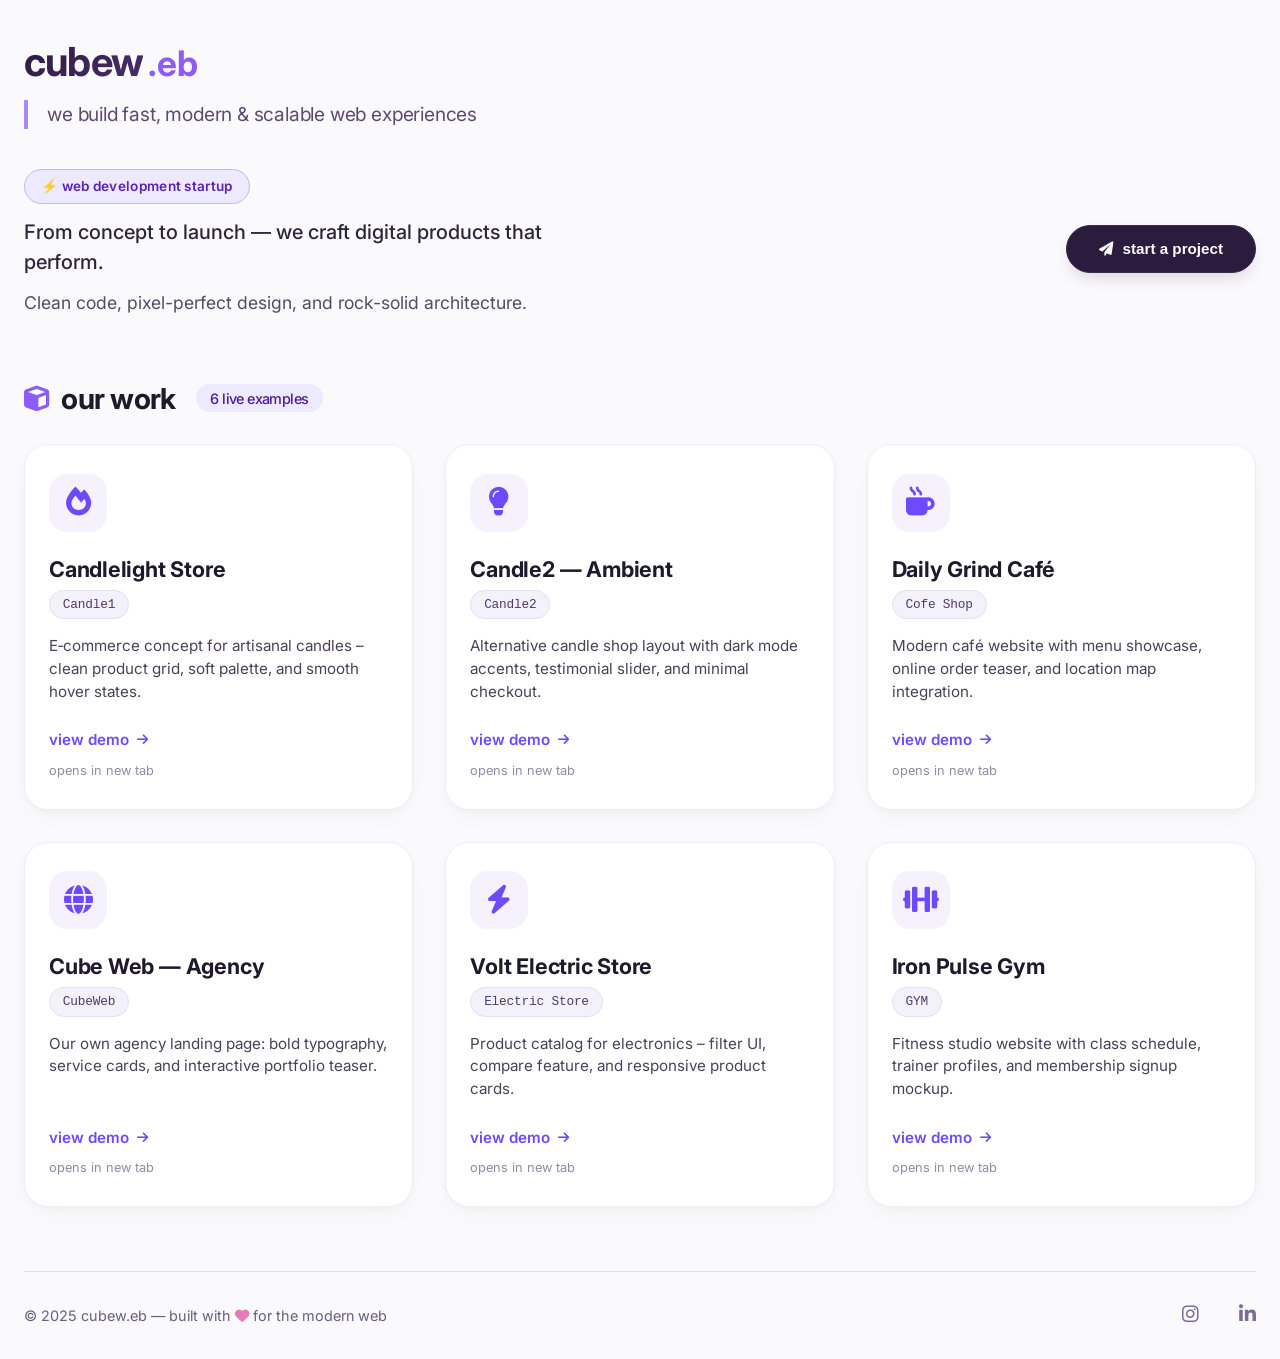
<file: index.html>
<!DOCTYPE html>
<html lang="en">
<head>
  <meta charset="UTF-8">
  <meta name="viewport" content="width=device-width, initial-scale=1.0">
  <title>cubew.eb — web development startup</title>
  <!-- Google Font & Font Awesome for clean icons -->
  <link rel="preconnect" href="https://fonts.googleapis.com">
  <link rel="preconnect" href="https://fonts.gstatic.com" crossorigin>
  <link href="https://fonts.googleapis.com/css2?family=Inter:opsz,wght@14..32,400;14..32,500;14..32,600;14..32,700&display=swap" rel="stylesheet">
  <link rel="stylesheet" href="https://cdnjs.cloudflare.com/ajax/libs/font-awesome/6.0.0-beta3/css/all.min.css">
  <style>
    * {
      margin: 0;
      padding: 0;
      box-sizing: border-box;
    }

    body {
      background: #faf9fc;
      font-family: 'Inter', -apple-system, BlinkMacSystemFont, sans-serif;
      color: #1e1a2b;
      line-height: 1.5;
      padding: 2rem 1.5rem;
    }

    .container {
      max-width: 1280px;
      margin: 0 auto;
    }

    /* header / branding */
    .brand {
      display: flex;
      align-items: baseline;
      gap: 0.5rem;
      margin-bottom: 0.5rem;
    }

    .brand h1 {
      font-size: 2.5rem;
      font-weight: 700;
      letter-spacing: -0.02em;
      background: linear-gradient(135deg, #2b1b3d, #4a2e6b);
      -webkit-background-clip: text;
      -webkit-text-fill-color: transparent;
      background-clip: text;
      display: inline-block;
    }

    .brand .dot {
      font-size: 2.2rem;
      font-weight: 700;
      color: #8b5cf6;
      line-height: 1;
      margin-left: -0.2rem;
    }

    .tagline {
      font-size: 1.2rem;
      font-weight: 400;
      color: #5b4b6e;
      margin-bottom: 2.5rem;
      border-left: 4px solid #a78bfa;
      padding-left: 1.2rem;
      letter-spacing: -0.01em;
    }

    /* intro section */
    .intro {
      display: flex;
      flex-wrap: wrap;
      justify-content: space-between;
      align-items: center;
      margin-bottom: 3rem;
      gap: 2rem;
    }

    .intro-text {
      max-width: 550px;
    }

    .intro-text p {
      font-size: 1.1rem;
      color: #2e2638;
      margin-bottom: 0.8rem;
    }

    .badge {
      background: #ede9fe;
      color: #5b21b6;
      font-weight: 600;
      padding: 0.4rem 1rem;
      border-radius: 40px;
      font-size: 0.85rem;
      display: inline-block;
      letter-spacing: 0.3px;
      border: 1px solid #c4b5fd;
    }

    .cta-button {
      background: #2b1b3d;
      color: white;
      border: none;
      padding: 0.9rem 2rem;
      border-radius: 50px;
      font-weight: 600;
      font-size: 0.95rem;
      display: inline-flex;
      align-items: center;
      gap: 0.6rem;
      cursor: pointer;
      transition: all 0.2s ease;
      box-shadow: 0 8px 18px -6px rgba(43, 27, 61, 0.2);
      border: 1px solid #3b2a4f;
    }

    .cta-button i {
      font-size: 0.9rem;
    }

    .cta-button:hover {
      background: #3f2a5a;
      transform: translateY(-2px);
      box-shadow: 0 14px 22px -8px rgba(43, 27, 61, 0.3);
    }

    /* section title */
    .section-title {
      font-size: 1.8rem;
      font-weight: 700;
      letter-spacing: -0.02em;
      margin: 2.8rem 0 1.5rem;
      display: flex;
      align-items: center;
      gap: 0.75rem;
    }

    .section-title i {
      color: #8b5cf6;
      font-size: 1.6rem;
    }

    .section-title span {
      background: #ede9fe;
      font-size: 0.9rem;
      font-weight: 500;
      padding: 0.2rem 0.9rem;
      border-radius: 30px;
      color: #4c1d95;
      margin-left: 0.5rem;
    }

    /* project grid */
    .project-grid {
      display: grid;
      grid-template-columns: repeat(auto-fit, minmax(300px, 1fr));
      gap: 2rem;
      margin-bottom: 3rem;
    }

    .project-card {
      background: white;
      border-radius: 1.5rem;
      padding: 1.8rem 1.5rem 1.8rem;
      box-shadow: 0 8px 24px -8px rgba(0, 0, 0, 0.06), 0 2px 6px rgba(0, 0, 0, 0.02);
      border: 1px solid #f0ecf9;
      transition: all 0.25s ease;
      display: flex;
      flex-direction: column;
      align-items: flex-start;
    }

    .project-card:hover {
      transform: translateY(-6px);
      box-shadow: 0 24px 38px -12px rgba(107, 70, 193, 0.15), 0 6px 12px -6px rgba(0,0,0,0.05);
      border-color: #d9cff3;
    }

    .card-icon {
      background: #f5f2fe;
      width: 58px;
      height: 58px;
      border-radius: 18px;
      display: flex;
      align-items: center;
      justify-content: center;
      margin-bottom: 1.3rem;
      color: #6d4aff;
      font-size: 1.8rem;
      transition: background 0.2s;
    }

    .project-card:hover .card-icon {
      background: #e9e2fd;
    }

    .project-card h3 {
      font-size: 1.35rem;
      font-weight: 700;
      margin-bottom: 0.3rem;
      letter-spacing: -0.01em;
      color: #1e1a2b;
    }

    .project-card .filename {
      font-family: 'SF Mono', 'Fira Code', monospace;
      font-size: 0.8rem;
      background: #f3f1f9;
      padding: 0.25rem 0.8rem;
      border-radius: 30px;
      color: #4f3b6e;
      display: inline-block;
      margin-bottom: 1rem;
      border: 1px solid #e5def5;
      font-weight: 500;
      letter-spacing: -0.2px;
    }

    .project-card p {
      font-size: 0.95rem;
      color: #4a4059;
      margin-bottom: 1.6rem;
      line-height: 1.5;
      flex: 1;
    }

    .card-link {
      text-decoration: none;
      font-weight: 600;
      font-size: 0.95rem;
      color: #6d4aff;
      display: inline-flex;
      align-items: center;
      gap: 0.5rem;
      transition: gap 0.2s, color 0.2s;
      border-bottom: 1.5px solid transparent;
    }

    .card-link i {
      font-size: 0.8rem;
      transition: transform 0.2s;
    }

    .card-link:hover {
      color: #4b1fb0;
      gap: 0.8rem;
    }

    .card-link:hover i {
      transform: translateX(3px);
    }

    /* footer / contact */
    .footer-note {
      margin-top: 4rem;
      padding-top: 2rem;
      border-top: 1px solid #e4dbf2;
      display: flex;
      flex-wrap: wrap;
      justify-content: space-between;
      align-items: center;
      font-size: 0.9rem;
      color: #6b5d7e;
    }

    .footer-note .social i {
      font-size: 1.2rem;
      margin-left: 1rem;
      color: #7c6b98;
      transition: color 0.2s;
    }

    .footer-note .social i:hover {
      color: #6d4aff;
    }

    /* tiny responsive */
    @media (max-width: 600px) {
      body { padding: 1.5rem 1rem; }
      .brand h1 { font-size: 2rem; }
      .brand .dot { font-size: 1.8rem; }
      .tagline { font-size: 1rem; }
      .intro { flex-direction: column; align-items: flex-start; }
      .section-title { font-size: 1.5rem; }
      .project-grid { gap: 1.3rem; }
    }

    /* demo link styling – extra */
    .demo-note {
      font-size: 0.8rem;
      color: #948aa8;
      margin-top: 0.5rem;
    }
  </style>
</head>
<body>
  <div class="container">
    <!-- header -->
    <div class="brand">
      <h1>cubew</h1><span class="dot">.eb</span>
    </div>
    <div class="tagline">
      we build fast, modern & scalable web experiences
    </div>

    <!-- intro / hero -->
    <div class="intro">
      <div class="intro-text">
        <p>
          <span class="badge">⚡ web development startup</span>
        </p>
        <p style="font-size:1.25rem; font-weight:500; margin-top:0.8rem;">
          From concept to launch — we craft digital products that perform.
        </p>
        <p style="color:#544c64; margin-top:0.4rem;">
          Clean code, pixel-perfect design, and rock-solid architecture.
        </p>
      </div>
      <button class="cta-button" onclick="alert('Thanks for reaching out! (demo) 📬')">
        <i class="fas fa-paper-plane"></i> start a project
      </button>
    </div>

    <!-- project showcase -->
    <div class="section-title">
      <i class="fas fa-cube"></i> our work
      <span>6 live examples</span>
    </div>

    <div class="project-grid">
      <!-- card 1: candle1.html -->
      <div class="project-card">
        <div class="card-icon"><i class="fas fa-fire"></i></div>
        <h3>Candlelight Store</h3>
        <div class="filename">Candle1</div>
        <p>E‑commerce concept for artisanal candles – clean product grid, soft palette, and smooth hover states.</p>
        <a href="candle1.html" class="card-link" target="_blank" rel="noopener">
          view demo <i class="fas fa-arrow-right"></i>
        </a>
        <div class="demo-note">opens in new tab</div>
      </div>

      <!-- card 2: candle2.html -->
      <div class="project-card">
        <div class="card-icon"><i class="fas fa-lightbulb"></i></div>
        <h3>Candle2 — Ambient</h3>
        <div class="filename">Candle2</div>
        <p>Alternative candle shop layout with dark mode accents, testimonial slider, and minimal checkout.</p>
        <a href="candle2.html" class="card-link" target="_blank" rel="noopener">
          view demo <i class="fas fa-arrow-right"></i>
        </a>
        <div class="demo-note">opens in new tab</div>
      </div>

      <!-- card 3: cafeshop.html -->
      <div class="project-card">
        <div class="card-icon"><i class="fas fa-mug-hot"></i></div>
        <h3>Daily Grind Café</h3>
        <div class="filename">Cofe Shop</div>
        <p>Modern café website with menu showcase, online order teaser, and location map integration.</p>
        <a href="cofeshop.html" class="card-link" target="_blank" rel="noopener">
          view demo <i class="fas fa-arrow-right"></i>
        </a>
        <div class="demo-note">opens in new tab</div>
      </div>

      <!-- card 4: cube_web.html (showcase itself) -->
      <div class="project-card">
        <div class="card-icon"><i class="fas fa-globe"></i></div>
        <h3>Cube Web — Agency</h3>
        <div class="filename">CubeWeb</div>
        <p>Our own agency landing page: bold typography, service cards, and interactive portfolio teaser.</p>
        <a href="cube_web.html" class="card-link" target="_blank" rel="noopener">
          view demo <i class="fas fa-arrow-right"></i>
        </a>
        <div class="demo-note">opens in new tab</div>
      </div>

      <!-- card 5: electricstore.html -->
      <div class="project-card">
        <div class="card-icon"><i class="fas fa-bolt"></i></div>
        <h3>Volt Electric Store</h3>
        <div class="filename">Electric Store</div>
        <p>Product catalog for electronics – filter UI, compare feature, and responsive product cards.</p>
        <a href="electricstore.html" class="card-link" target="_blank" rel="noopener">
          view demo <i class="fas fa-arrow-right"></i>
        </a>
        <div class="demo-note">opens in new tab</div>
      </div>

      <!-- card 6: gym.html -->
      <div class="project-card">
        <div class="card-icon"><i class="fas fa-dumbbell"></i></div>
        <h3>Iron Pulse Gym</h3>
        <div class="filename">GYM</div>
        <p>Fitness studio website with class schedule, trainer profiles, and membership signup mockup.</p>
        <a href="gym.html" class="card-link" target="_blank" rel="noopener">
          view demo <i class="fas fa-arrow-right"></i>
        </a>
        <div class="demo-note">opens in new tab</div>
      </div>
    </div>

    <!-- footer / contact -->
    <div class="footer-note">
      <div>© 2025 cubew.eb — built with <i class="fas fa-heart" style="color:#e879b9;"></i> for the modern web</div>
      <div class="social">
        <i class="fab fa-instagram"></i>
        <i class="fab fa-x-twitter"></i>
        <i class="fab fa-linkedin-in"></i>
      </div>
    </div>
  </div>
</body>
</html>
</file>
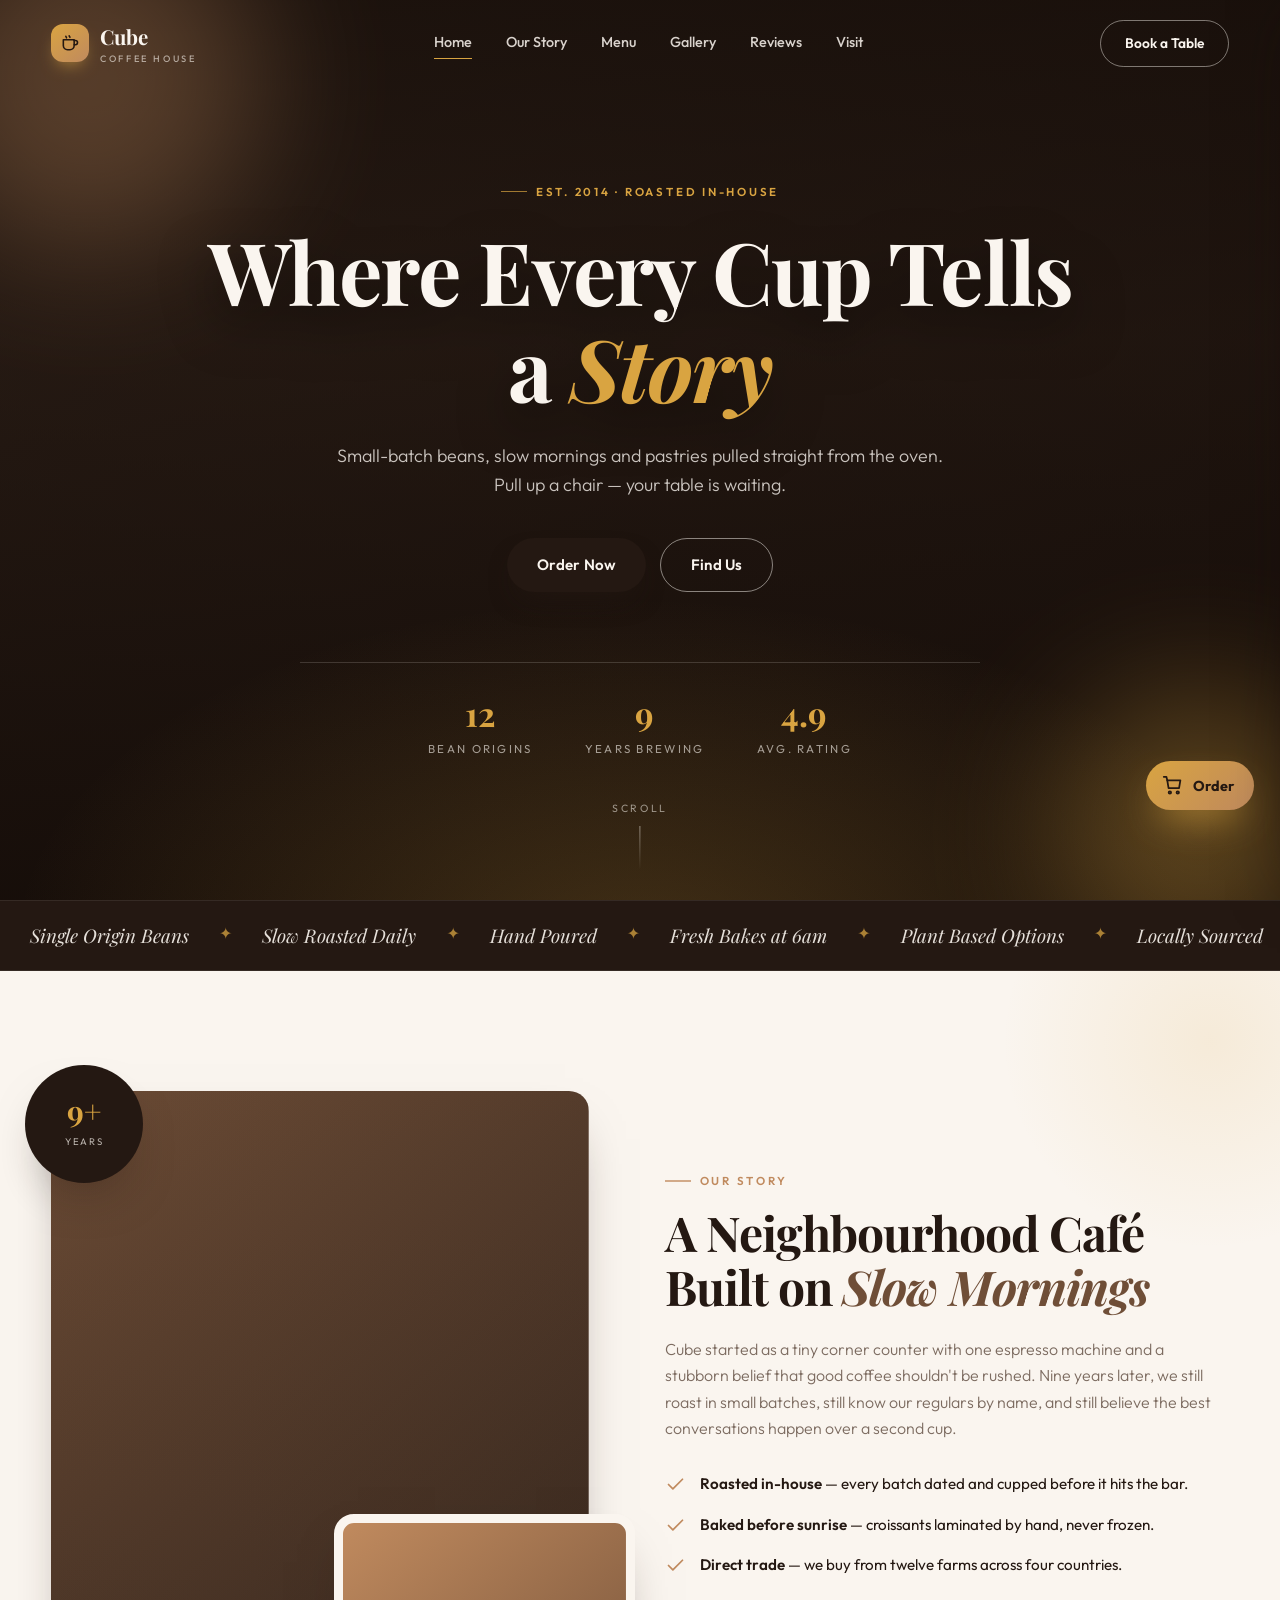
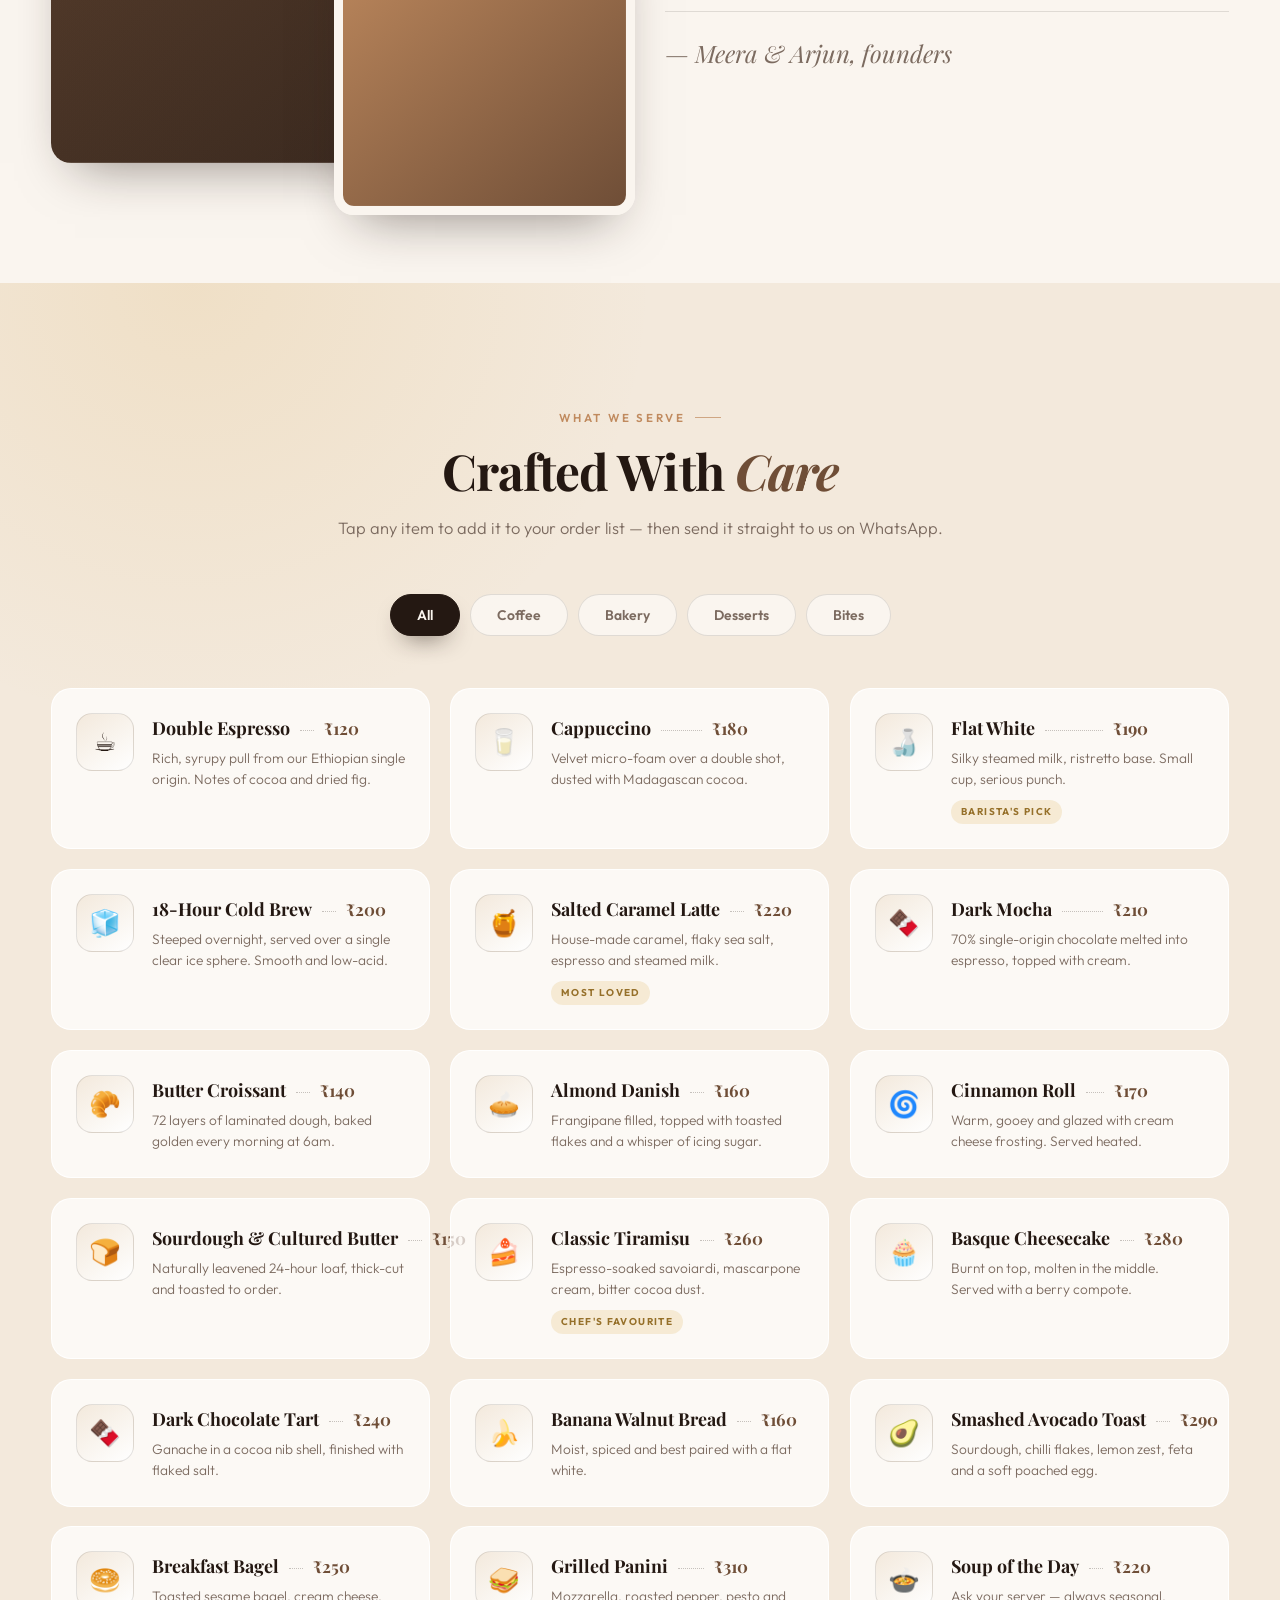
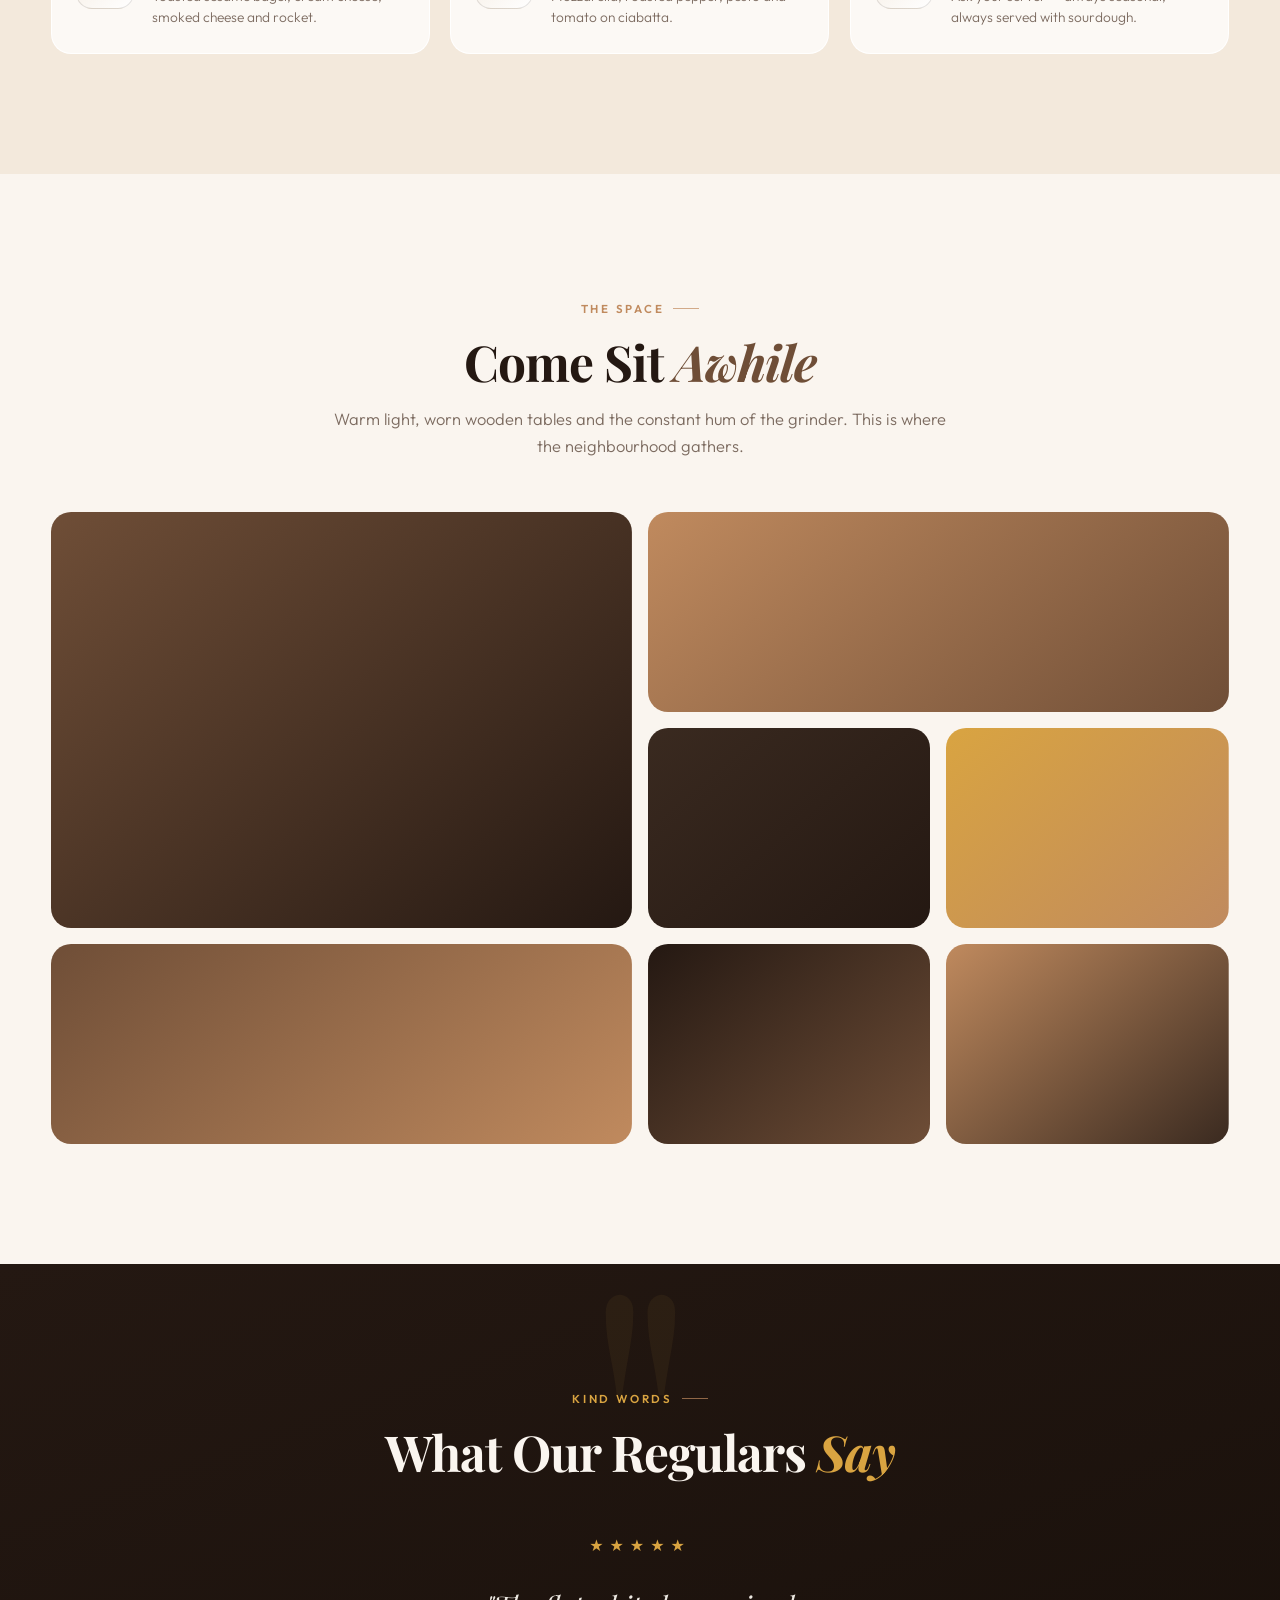
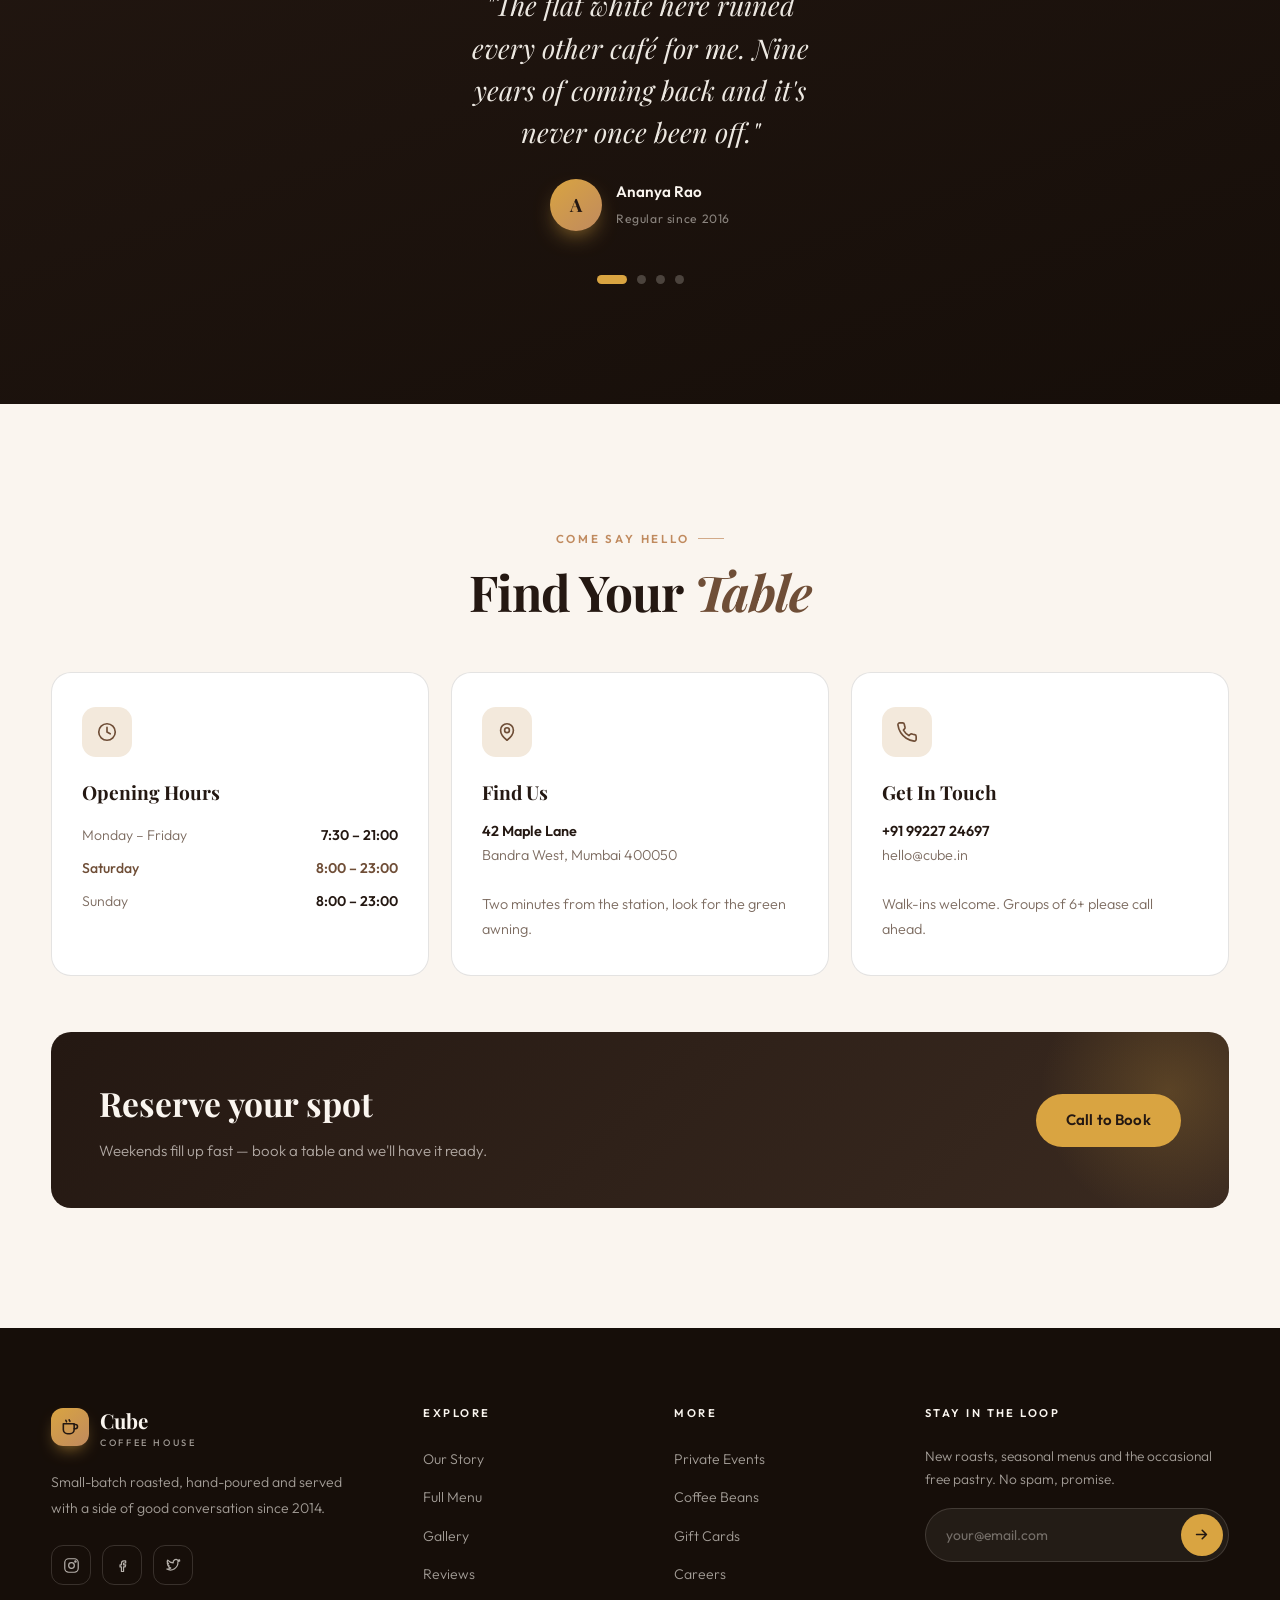
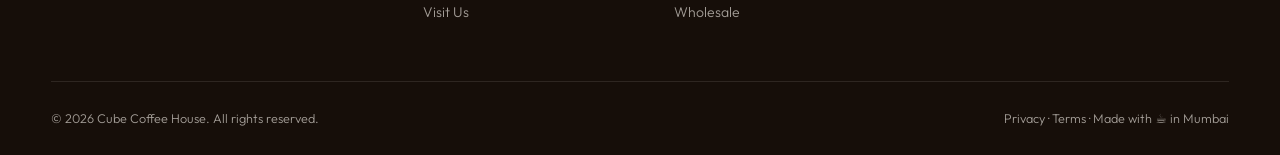
<file: cofeshop.html>
<!DOCTYPE html>
<html lang="en">
<head>
<meta charset="UTF-8">
<meta name="viewport" content="width=device-width, initial-scale=1.0">
<title>Cube — Artisan Coffee House</title>
<link rel="preconnect" href="https://fonts.googleapis.com">
<link rel="preconnect" href="https://fonts.gstatic.com" crossorigin>
<link href="https://fonts.googleapis.com/css2?family=Playfair+Display:ital,wght@0,500;0,700;0,800;1,500&family=Outfit:wght@300;400;500;600;700&display=swap" rel="stylesheet">
<link rel="stylesheet" href="cofe.css">
</head>
<body>

<!-- ================= HEADER ================= -->
<header class="header" id="header">
  <div class="wrap">
    <a href="#home" class="logo">
      <span class="logo-mark">
        <svg viewBox="0 0 24 24"><path d="M4 8h13v7a5 5 0 0 1-5 5H9a5 5 0 0 1-5-5V8Z"/><path d="M17 9h1.5a2.5 2.5 0 0 1 0 5H17"/><path d="M7 4c0 .8.8 1 .8 1.8M11 3.2c0 .9.9 1.1.9 2"/></svg>
      </span>
      <span>Cube<small>Coffee House</small></span>
    </a>

    <nav class="nav" id="nav">
      <a href="#home" class="active">Home</a>
      <a href="#about">Our Story</a>
      <a href="#menu">Menu</a>
      <a href="#gallery">Gallery</a>
      <a href="#reviews">Reviews</a>
      <a href="#visit">Visit</a>
    </nav>

    <a href="#visit" class="header-cta">Book a Table</a>

    <button class="burger" id="burger" aria-label="Open menu" aria-expanded="false">
      <span></span><span></span><span></span>
    </button>
  </div>
</header>

<!-- ================= MOBILE DRAWER ================= -->
<div class="drawer" id="drawer">
  <a href="#home">Home</a>
  <a href="#about">Our Story</a>
  <a href="#menu">Menu</a>
  <a href="#gallery">Gallery</a>
  <a href="#reviews">Reviews</a>
  <a href="#visit">Visit</a>
</div>

<!-- ================= HERO ================= -->
<section class="hero" id="home">
  <div class="blob b1"></div>
  <div class="blob b2"></div>

  <div class="wrap">
    <span class="eyebrow">Est. 2014 · Roasted In-House</span>
    <h1 class="h-display">Where Every Cup Tells a <em>Story</em></h1>
    <p>Small-batch beans, slow mornings and pastries pulled straight from the oven. Pull up a chair — your table is waiting.</p>

    <div class="hero-actions">
      <a href="#menu" class="btn btn-primary">Order Now</a>
      <a href="#visit" class="btn btn-ghost">Find Us</a>
    </div>

    <div class="hero-stats">
      <div class="st"><b>12</b><span>Bean Origins</span></div>
      <div class="st"><b>9</b><span>Years Brewing</span></div>
      <div class="st"><b>4.9</b><span>Avg. Rating</span></div>
    </div>
  </div>

  <div class="scroll-cue">
    <span>Scroll</span>
    <i></i>
  </div>
</section>

<!-- ================= MARQUEE ================= -->
<div class="marquee" aria-hidden="true">
  <div class="marquee-track" id="marqueeTrack">
    <span>Single Origin Beans</span><i>✦</i>
    <span>Slow Roasted Daily</span><i>✦</i>
    <span>Hand Poured</span><i>✦</i>
    <span>Fresh Bakes at 6am</span><i>✦</i>
    <span>Plant Based Options</span><i>✦</i>
    <span>Locally Sourced</span><i>✦</i>
  </div>
</div>

<!-- ================= ABOUT ================= -->
<section class="about" id="about">
  <div class="wrap about-grid">

    <div class="about-visual reveal">
      <div class="about-img main"></div>
      <div class="about-img sub"></div>
      <div class="badge-float">
        <div>
          <b>9+</b>
          <small>Years</small>
        </div>
      </div>
    </div>

    <div class="about-copy">
      <span class="eyebrow reveal">Our Story</span>
      <h2 class="h-display reveal" data-d="1">A Neighbourhood Café Built on <em>Slow Mornings</em></h2>
      <p class="reveal" data-d="2">Cube started as a tiny corner counter with one espresso machine and a stubborn belief that good coffee shouldn't be rushed. Nine years later, we still roast in small batches, still know our regulars by name, and still believe the best conversations happen over a second cup.</p>

      <ul class="feature-list reveal" data-d="2">
        <li>
          <svg viewBox="0 0 24 24"><path d="M20 6 9 17l-5-5"/></svg>
          <span><b>Roasted in-house</b> — every batch dated and cupped before it hits the bar.</span>
        </li>
        <li>
          <svg viewBox="0 0 24 24"><path d="M20 6 9 17l-5-5"/></svg>
          <span><b>Baked before sunrise</b> — croissants laminated by hand, never frozen.</span>
        </li>
        <li>
          <svg viewBox="0 0 24 24"><path d="M20 6 9 17l-5-5"/></svg>
          <span><b>Direct trade</b> — we buy from twelve farms across four countries.</span>
        </li>
      </ul>

      <p class="signature reveal" data-d="3">— Meera &amp; Arjun, founders</p>
    </div>

  </div>
</section>

<!-- ================= MENU ================= -->
<section class="menu" id="menu">
  <div class="wrap">
    <div class="sec-head center reveal">
      <span class="eyebrow">What We Serve</span>
      <h2 class="h-display">Crafted With <em>Care</em></h2>
      <p class="lede" style="margin-inline:auto">Tap any item to add it to your order list — then send it straight to us on WhatsApp.</p>
    </div>

    <div class="tabs reveal" data-d="1" id="tabs">
      <button class="tab active" data-cat="all">All</button>
      <button class="tab" data-cat="coffee">Coffee</button>
      <button class="tab" data-cat="bakery">Bakery</button>
      <button class="tab" data-cat="dessert">Desserts</button>
      <button class="tab" data-cat="bites">Bites</button>
    </div>

    <div class="menu-grid" id="menuGrid">

      <!-- COFFEE -->
      <article class="menu-item" data-cat="coffee" data-name="Double Espresso" data-price="120" data-icon="☕">
        <span class="add-pill"><svg viewBox="0 0 24 24"><path d="M12 5v14M5 12h14"/></svg>Add</span>
        <div class="mi-icon">☕</div>
        <div class="mi-body">
          <div class="mi-top"><h3>Double Espresso</h3><span class="mi-dots"></span><span class="mi-price">₹120</span></div>
          <p>Rich, syrupy pull from our Ethiopian single origin. Notes of cocoa and dried fig.</p>
        </div>
      </article>

      <article class="menu-item" data-cat="coffee" data-name="Cappuccino" data-price="180" data-icon="🥛">
        <span class="add-pill"><svg viewBox="0 0 24 24"><path d="M12 5v14M5 12h14"/></svg>Add</span>
        <div class="mi-icon">🥛</div>
        <div class="mi-body">
          <div class="mi-top"><h3>Cappuccino</h3><span class="mi-dots"></span><span class="mi-price">₹180</span></div>
          <p>Velvet micro-foam over a double shot, dusted with Madagascan cocoa.</p>
        </div>
      </article>

      <article class="menu-item" data-cat="coffee" data-name="Flat White" data-price="190" data-icon="🍶">
        <span class="add-pill"><svg viewBox="0 0 24 24"><path d="M12 5v14M5 12h14"/></svg>Add</span>
        <div class="mi-icon">🍶</div>
        <div class="mi-body">
          <div class="mi-top"><h3>Flat White</h3><span class="mi-dots"></span><span class="mi-price">₹190</span></div>
          <p>Silky steamed milk, ristretto base. Small cup, serious punch.</p>
          <span class="mi-tag">Barista's Pick</span>
        </div>
      </article>
      <article class="menu-item" data-cat="coffee" data-name="18-Hour Cold Brew" data-price="200" data-icon="🧊">
        <span class="add-pill"><svg viewBox="0 0 24 24"><path d="M12 5v14M5 12h14"/></svg>Add</span>
        <div class="mi-icon">🧊</div>
        <div class="mi-body">
          <div class="mi-top"><h3>18-Hour Cold Brew</h3><span class="mi-dots"></span><span class="mi-price">₹200</span></div>
          <p>Steeped overnight, served over a single clear ice sphere. Smooth and low-acid.</p>
        </div>
      </article>

      <article class="menu-item" data-cat="coffee" data-name="Salted Caramel Latte" data-price="220" data-icon="🍯">
        <span class="add-pill"><svg viewBox="0 0 24 24"><path d="M12 5v14M5 12h14"/></svg>Add</span>
        <div class="mi-icon">🍯</div>
        <div class="mi-body">
          <div class="mi-top"><h3>Salted Caramel Latte</h3><span class="mi-dots"></span><span class="mi-price">₹220</span></div>
          <p>House-made caramel, flaky sea salt, espresso and steamed milk.</p>
          <span class="mi-tag">Most Loved</span>
        </div>
      </article>

      <article class="menu-item" data-cat="coffee" data-name="Dark Mocha" data-price="210" data-icon="🍫">
        <span class="add-pill"><svg viewBox="0 0 24 24"><path d="M12 5v14M5 12h14"/></svg>Add</span>
        <div class="mi-icon">🍫</div>
        <div class="mi-body">
          <div class="mi-top"><h3>Dark Mocha</h3><span class="mi-dots"></span><span class="mi-price">₹210</span></div>
          <p>70% single-origin chocolate melted into espresso, topped with cream.</p>
        </div>
      </article>

      <!-- BAKERY -->
      <article class="menu-item" data-cat="bakery" data-name="Butter Croissant" data-price="140" data-icon="🥐">
        <span class="add-pill"><svg viewBox="0 0 24 24"><path d="M12 5v14M5 12h14"/></svg>Add</span>
        <div class="mi-icon">🥐</div>
        <div class="mi-body">
          <div class="mi-top"><h3>Butter Croissant</h3><span class="mi-dots"></span><span class="mi-price">₹140</span></div>
          <p>72 layers of laminated dough, baked golden every morning at 6am.</p>
        </div>
      </article>

      <article class="menu-item" data-cat="bakery" data-name="Almond Danish" data-price="160" data-icon="🥧">
        <span class="add-pill"><svg viewBox="0 0 24 24"><path d="M12 5v14M5 12h14"/></svg>Add</span>
        <div class="mi-icon">🥧</div>
        <div class="mi-body">
          <div class="mi-top"><h3>Almond Danish</h3><span class="mi-dots"></span><span class="mi-price">₹160</span></div>
          <p>Frangipane filled, topped with toasted flakes and a whisper of icing sugar.</p>
        </div>
      </article>

      <article class="menu-item" data-cat="bakery" data-name="Cinnamon Roll" data-price="170" data-icon="🌀">
        <span class="add-pill"><svg viewBox="0 0 24 24"><path d="M12 5v14M5 12h14"/></svg>Add</span>
        <div class="mi-icon">🌀</div>
        <div class="mi-body">
          <div class="mi-top"><h3>Cinnamon Roll</h3><span class="mi-dots"></span><span class="mi-price">₹170</span></div>
          <p>Warm, gooey and glazed with cream cheese frosting. Served heated.</p>
        </div>
      </article>

      <article class="menu-item" data-cat="bakery" data-name="Sourdough &amp; Cultured Butter" data-price="150" data-icon="🍞">
        <span class="add-pill"><svg viewBox="0 0 24 24"><path d="M12 5v14M5 12h14"/></svg>Add</span>
        <div class="mi-icon">🍞</div>
        <div class="mi-body">
          <div class="mi-top"><h3>Sourdough &amp; Cultured Butter</h3><span class="mi-dots"></span><span class="mi-price">₹150</span></div>
          <p>Naturally leavened 24-hour loaf, thick-cut and toasted to order.</p>
        </div>
      </article>

      <!-- DESSERTS -->
      <article class="menu-item" data-cat="dessert" data-name="Classic Tiramisu" data-price="260" data-icon="🍰">
        <span class="add-pill"><svg viewBox="0 0 24 24"><path d="M12 5v14M5 12h14"/></svg>Add</span>
        <div class="mi-icon">🍰</div>
        <div class="mi-body">
          <div class="mi-top"><h3>Classic Tiramisu</h3><span class="mi-dots"></span><span class="mi-price">₹260</span></div>
          <p>Espresso-soaked savoiardi, mascarpone cream, bitter cocoa dust.</p>
          <span class="mi-tag">Chef's Favourite</span>
        </div>
      </article>

      <article class="menu-item" data-cat="dessert" data-name="Basque Cheesecake" data-price="280" data-icon="🧁">
        <span class="add-pill"><svg viewBox="0 0 24 24"><path d="M12 5v14M5 12h14"/></svg>Add</span>
        <div class="mi-icon">🧁</div>
        <div class="mi-body">
          <div class="mi-top"><h3>Basque Cheesecake</h3><span class="mi-dots"></span><span class="mi-price">₹280</span></div>
          <p>Burnt on top, molten in the middle. Served with a berry compote.</p>
        </div>
      </article>

      <article class="menu-item" data-cat="dessert" data-name="Dark Chocolate Tart" data-price="240" data-icon="🍫">
        <span class="add-pill"><svg viewBox="0 0 24 24"><path d="M12 5v14M5 12h14"/></svg>Add</span>
        <div class="mi-icon">🍫</div>
        <div class="mi-body">
          <div class="mi-top"><h3>Dark Chocolate Tart</h3><span class="mi-dots"></span><span class="mi-price">₹240</span></div>
          <p>Ganache in a cocoa nib shell, finished with flaked salt.</p>
        </div>
      </article>

      <article class="menu-item" data-cat="dessert" data-name="Banana Walnut Bread" data-price="160" data-icon="🍌">
        <span class="add-pill"><svg viewBox="0 0 24 24"><path d="M12 5v14M5 12h14"/></svg>Add</span>
        <div class="mi-icon">🍌</div>
        <div class="mi-body">
          <div class="mi-top"><h3>Banana Walnut Bread</h3><span class="mi-dots"></span><span class="mi-price">₹160</span></div>
          <p>Moist, spiced and best paired with a flat white.</p>
        </div>
      </article>

      <!-- BITES -->
      <article class="menu-item" data-cat="bites" data-name="Smashed Avocado Toast" data-price="290" data-icon="🥑">
        <span class="add-pill"><svg viewBox="0 0 24 24"><path d="M12 5v14M5 12h14"/></svg>Add</span>
        <div class="mi-icon">🥑</div>
        <div class="mi-body">
          <div class="mi-top"><h3>Smashed Avocado Toast</h3><span class="mi-dots"></span><span class="mi-price">₹290</span></div>
          <p>Sourdough, chilli flakes, lemon zest, feta and a soft poached egg.</p>
        </div>
      </article>

      <article class="menu-item" data-cat="bites" data-name="Breakfast Bagel" data-price="250" data-icon="🥯">
        <span class="add-pill"><svg viewBox="0 0 24 24"><path d="M12 5v14M5 12h14"/></svg>Add</span>
        <div class="mi-icon">🥯</div>
        <div class="mi-body">
          <div class="mi-top"><h3>Breakfast Bagel</h3><span class="mi-dots"></span><span class="mi-price">₹250</span></div>
          <p>Toasted sesame bagel, cream cheese, smoked cheese and rocket.</p>
        </div>
      </article>

      <article class="menu-item" data-cat="bites" data-name="Grilled Panini" data-price="310" data-icon="🥪">
        <span class="add-pill"><svg viewBox="0 0 24 24"><path d="M12 5v14M5 12h14"/></svg>Add</span>
        <div class="mi-icon">🥪</div>
        <div class="mi-body">
          <div class="mi-top"><h3>Grilled Panini</h3><span class="mi-dots"></span><span class="mi-price">₹310</span></div>
          <p>Mozzarella, roasted pepper, pesto and tomato on ciabatta.</p>
        </div>
      </article>

      <article class="menu-item" data-cat="bites" data-name="Soup of the Day" data-price="220" data-icon="🍲">
        <span class="add-pill"><svg viewBox="0 0 24 24"><path d="M12 5v14M5 12h14"/></svg>Add</span>
        <div class="mi-icon">🍲</div>
        <div class="mi-body">
          <div class="mi-top"><h3>Soup of the Day</h3><span class="mi-dots"></span><span class="mi-price">₹220</span></div>
          <p>Ask your server — always seasonal, always served with sourdough.</p>
        </div>
      </article>

    </div>
  </div>
</section>

<!-- ================= GALLERY ================= -->
<section class="gallery" id="gallery">
  <div class="wrap">
    <div class="sec-head center reveal">
      <span class="eyebrow">The Space</span>
      <h2 class="h-display">Come Sit <em>Awhile</em></h2>
      <p class="lede" style="margin-inline:auto">Warm light, worn wooden tables and the constant hum of the grinder. This is where the neighbourhood gathers.</p>
    </div>

    <div class="gal-grid reveal" data-d="1">
      <div class="gal g1"><span>The Roasting Bar</span></div>
      <div class="gal g2"><span>Morning Light</span></div>
      <div class="gal g3"><span>Fresh Beans</span></div>
      <div class="gal g4"><span>Latte Art</span></div>
      <div class="gal g5"><span>Corner Tables</span></div>
      <div class="gal g6"><span>Pour Over</span></div>
      <div class="gal g7"><span>Bakes</span></div>
    </div>
  </div>
</section>
<!-- ================= REVIEWS ================= -->
<section class="reviews" id="reviews">
  <div class="wrap">
    <div class="sec-head center reveal">
      <span class="eyebrow">Kind Words</span>
      <h2 class="h-display">What Our Regulars <em>Say</em></h2>
    </div>

    <div class="slider reveal" data-d="1" id="slider">
      <div class="slide active">
        <div class="stars">★★★★★</div>
        <blockquote>"The flat white here ruined every other café for me. Nine years of coming back and it's never once been off."</blockquote>
        <div class="who">
          <div class="avatar">A</div>
          <div class="who-text"><strong>Ananya Rao</strong><span>Regular since 2016</span></div>
        </div>
      </div>

      <div class="slide">
        <div class="stars">★★★★★</div>
        <blockquote>"I wrote half my book at the corner table by the window. The staff never rushed me, just kept the coffee coming."</blockquote>
        <div class="who">
          <div class="avatar">K</div>
          <div class="who-text"><strong>Kabir Mehta</strong><span>Writer &amp; Neighbour</span></div>
        </div>
      </div>

      <div class="slide">
        <div class="stars">★★★★★</div>
        <blockquote>"That basque cheesecake is genuinely dangerous. Burnt top, molten centre — I've driven across town for it."</blockquote>
        <div class="who">
          <div class="avatar">S</div>
          <div class="who-text"><strong>Sara Fernandes</strong><span>Pastry Enthusiast</span></div>
        </div>
      </div>

      <div class="slide">
        <div class="stars">★★★★★</div>
        <blockquote>"They remember my order and my dog's name. That's the kind of place this is. Nowhere else comes close."</blockquote>
        <div class="who">
          <div class="avatar">R</div>
          <div class="who-text"><strong>Rohan Iyer</strong><span>Weekend Regular</span></div>
        </div>
      </div>
    </div>

    <div class="dots" id="dots"></div>
  </div>
</section>

<!-- ================= VISIT ================= -->
<section class="visit" id="visit">
  <div class="wrap">
    <div class="sec-head center reveal">
      <span class="eyebrow">Come Say Hello</span>
      <h2 class="h-display">Find Your <em>Table</em></h2>
    </div>

    <div class="visit-grid">
      <div class="info-card reveal">
        <div class="ic-icon">
          <svg viewBox="0 0 24 24"><circle cx="12" cy="12" r="9"/><path d="M12 7v5l3.5 2"/></svg>
        </div>
        <h3>Opening Hours</h3>
        <div class="hours-row" data-day="1"><span>Monday – Friday</span><b>7:30 – 21:00</b></div>
        <div class="hours-row" data-day="6"><span>Saturday</span><b>8:00 – 23:00</b></div>
        <div class="hours-row" data-day="0"><span>Sunday</span><b>8:00 – 23:00</b></div>
      </div>

      <div class="info-card reveal" data-d="1">
        <div class="ic-icon">
          <svg viewBox="0 0 24 24"><path d="M12 21s7-5.5 7-11a7 7 0 1 0-14 0c0 5.5 7 11 7 11Z"/><circle cx="12" cy="10" r="2.6"/></svg>
        </div>
        <h3>Find Us</h3>
        <p><b>42 Maple Lane</b><br>Bandra West, Mumbai 400050<br><br>Two minutes from the station, look for the green awning.</p>
      </div>

      <div class="info-card reveal" data-d="2">
        <div class="ic-icon">
          <svg viewBox="0 0 24 24"><path d="M22 16.9v3a2 2 0 0 1-2.2 2 19.8 19.8 0 0 1-8.6-3.1 19.5 19.5 0 0 1-6-6A19.8 19.8 0 0 1 2.1 4.2 2 2 0 0 1 4.1 2h3a2 2 0 0 1 2 1.7c.1 1 .4 1.9.7 2.8a2 2 0 0 1-.5 2.1L8.1 9.9a16 16 0 0 0 6 6l1.3-1.2a2 2 0 0 1 2.1-.5c.9.3 1.8.6 2.8.7a2 2 0 0 1 1.7 2Z"/></svg>
        </div>
        <h3>Get In Touch</h3>
        <p><b>+91 99227 24697</b><br>hello@cube.in<br><br>Walk-ins welcome. Groups of 6+ please call ahead.</p>
      </div>
    </div>

    <div class="visit-cta reveal">
      <div>
        <h3>Reserve your spot</h3>
        <p>Weekends fill up fast — book a table and we'll have it ready.</p>
      </div>
      <a href="tel:+919922724697" class="btn">Call to Book</a>
    </div>
  </div>
</section>

<!-- ================= FOOTER ================= -->
<footer class="footer">
  <div class="wrap">
    <div class="footer-grid">
      <div class="footer-about">
        <a href="#home" class="logo">
          <span class="logo-mark">
            <svg viewBox="0 0 24 24"><path d="M4 8h13v7a5 5 0 0 1-5 5H9a5 5 0 0 1-5-5V8Z"/><path d="M17 9h1.5a2.5 2.5 0 0 1 0 5H17"/><path d="M7 4c0 .8.8 1 .8 1.8M11 3.2c0 .9.9 1.1.9 2"/></svg>
          </span>
          <span>Cube<small>Coffee House</small></span>
        </a>
        <p>Small-batch roasted, hand-poured and served with a side of good conversation since 2014.</p>
        <div class="socials">
          <a href="#" aria-label="Instagram">
            <svg viewBox="0 0 24 24"><rect x="2.5" y="2.5" width="19" height="19" rx="5.5"/><circle cx="12" cy="12" r="4"/><circle cx="17.6" cy="6.4" r="1"/></svg>
          </a>
          <a href="#" aria-label="Facebook">
            <svg viewBox="0 0 24 24"><path d="M14 8.5h2.5V5.5H14c-2 0-3.5 1.5-3.5 3.5v2H8.5v3h2v6.5h3V14h2.3l.7-3h-3V9.3c0-.5.3-.8.5-.8Z"/></svg>
          </a>
          <a href="#" aria-label="Twitter">
            <svg viewBox="0 0 24 24"><path d="M21 5.4a7.6 7.6 0 0 1-2.2.6 3.8 3.8 0 0 0 1.7-2.1 7.5 7.5 0 0 1-2.4.9 3.8 3.8 0 0 0-6.5 3.4A10.7 10.7 0 0 1 3.8 4.4a3.8 3.8 0 0 0 1.2 5.1 3.7 3.7 0 0 1-1.7-.5 3.8 3.8 0 0 0 3 3.7 3.8 3.8 0 0 1-1.7.1 3.8 3.8 0 0 0 3.5 2.6 7.6 7.6 0 0 1-5.6 1.6A10.7 10.7 0 0 0 18.2 6.6 7.6 7.6 0 0 0 21 5.4Z"/></svg>
          </a>
        </div>
      </div>

      <div>
        <h4>Explore</h4>
        <ul>
          <li><a href="#about">Our Story</a></li>
          <li><a href="#menu">Full Menu</a></li>
          <li><a href="#gallery">Gallery</a></li>
          <li><a href="#reviews">Reviews</a></li>
          <li><a href="#visit">Visit Us</a></li>
        </ul>
      </div>

      <div>
        <h4>More</h4>
        <ul>
          <li><a href="#">Private Events</a></li>
          <li><a href="#">Coffee Beans</a></li>
          <li><a href="#">Gift Cards</a></li>
          <li><a href="#">Careers</a></li>
          <li><a href="#">Wholesale</a></li>
        </ul>
      </div>

      <div class="newsletter">
        <h4>Stay in the Loop</h4>
        <p>New roasts, seasonal menus and the occasional free pastry. No spam, promise.</p>
        <form class="nl-form" id="nlForm">
          <input type="email" id="nlEmail" placeholder="your@email.com" aria-label="Email address">
          <button type="submit" aria-label="Subscribe">
            <svg viewBox="0 0 24 24"><path d="M5 12h14M13 6l6 6-6 6"/></svg>
          </button>
        </form>
        <p class="nl-msg" id="nlMsg"></p>
      </div>
    </div>

    <div class="footer-bottom">
      <span>© <span id="year"></span> Cube Coffee House. All rights reserved.</span>
      <span><a href="#">Privacy</a> · <a href="#">Terms</a> · Made with ☕ in Mumbai</span>
    </div>
  </div>
</footer>
<!-- ================= CART FAB ================= -->
<button class="cart-fab" id="cartFab" aria-label="Open order list">
  <svg viewBox="0 0 24 24"><path d="M6 6h15l-1.5 9h-12z"/><circle cx="9" cy="20" r="1.4"/><circle cx="18" cy="20" r="1.4"/><path d="M6 6 5 2H2"/></svg>
  <span>Order</span>
  <span class="fab-badge" id="fabBadge">0</span>
</button>

<!-- ================= BACK TO TOP ================= -->
<button class="to-top" id="toTop" aria-label="Back to top">
  <svg viewBox="0 0 24 24"><path d="M12 19V5M6 11l6-6 6 6"/></svg>
</button>

<!-- ================= OVERLAY ================= -->
<div class="overlay" id="overlay"></div>

<!-- ================= CART DRAWER ================= -->
<aside class="cart-drawer" id="cartDrawer" aria-hidden="true" aria-label="Order list">

  <header class="cart-head">
    <div>
      <span class="eyebrow">Your Selection</span>
      <h3 id="cartTitle">Order List</h3>
    </div>
    <button class="cart-close" id="cartClose" aria-label="Close order list">
      <svg viewBox="0 0 24 24"><path d="M18 6 6 18M6 6l12 12"/></svg>
    </button>
  </header>

  <div class="cart-scroll">

    <!-- ITEMS -->
    <div id="cartItems"></div>

    <!-- EMPTY -->
    <div class="cart-empty" id="cartEmpty">
      <div class="ce-icon">🛒</div>
      <p>Your order list is empty</p>
      <span>Tap any item on the menu to add it.</span>
    </div>

    <!-- CHECKOUT FORM -->
    <form class="checkout" id="checkoutForm" novalidate>
      <a href="#" class="back-to-cart" id="backToCart">
        <svg viewBox="0 0 24 24"><path d="M19 12H5M11 18l-6-6 6-6"/></svg>
        Back to order list
      </a>

      <h4>Your Details</h4>

      <!-- DINE IN / DELIVERY TOGGLE -->
      <div class="dine-toggle" id="dineToggle" role="tablist" aria-label="Order type">
        <button type="button" class="dine-opt active" data-mode="dine" role="tab" aria-selected="true">
          <svg viewBox="0 0 24 24"><path d="M4 20h16"/><path d="M12 20V9"/><path d="M8 4v4a4 4 0 0 0 8 0V4"/></svg>
          <span>Dine In</span>
        </button>
        <button type="button" class="dine-opt" data-mode="delivery" role="tab" aria-selected="false">
          <svg viewBox="0 0 24 24"><path d="M3 7h11v9H3z"/><path d="M14 10h4l3 3v3h-7z"/><circle cx="7" cy="18" r="1.6"/><circle cx="17" cy="18" r="1.6"/></svg>
          <span>Delivery</span>
        </button>
      </div>

      <label class="cf-field">
        <span>Full Name</span>
        <input type="text" id="cName" placeholder="e.g. Aisha Khan" autocomplete="name">
        <em class="err" id="errName">Please enter your name.</em>
      </label>

      <label class="cf-field">
        <span>Mobile Number</span>
        <input type="tel" id="cMobile" placeholder="e.g. 99227 24697" autocomplete="tel">
        <em class="err" id="errMobile">Please enter a valid mobile number.</em>
      </label>

      <label class="cf-field" id="tableField">
        <span>Table Number</span>
        <input type="text" id="cTable" placeholder="e.g. 7" inputmode="numeric">
        <em class="err" id="errTable">Please enter your table number.</em>
      </label>

      <label class="cf-field" id="addressField" hidden>
        <span>Delivery Address</span>
        <textarea id="cAddress" placeholder="Flat / House no., street, area, city, pincode"></textarea>
        <em class="err" id="errAddress">Please enter your full address.</em>
      </label>

      <label class="cf-field">
        <span>Order Notes <em>(optional)</em></span>
        <textarea id="cNotes" placeholder="Allergies, less sugar, extra hot…"></textarea>
      </label>
    </form>

  </div>

  <footer class="cart-foot" id="cartFoot">
    <div class="cf-row"><span>Items</span><b id="cartCount">0</b></div>
    <div class="cf-row total"><span>Total</span><b id="cartTotal">₹0</b></div>

    <button class="send-btn" id="sendBtn">
      <svg class="send-icon" viewBox="0 0 24 24"><path d="M21 11.5a8.5 8.5 0 0 1-12.6 7.4L3 21l2.2-5.2A8.5 8.5 0 1 1 21 11.5Z"/></svg>
      <span id="sendLabel">Send Order on WhatsApp</span>
    </button>
    <p class="cart-note" id="cartNote">Your order will open in WhatsApp, ready to send to us.</p>
  </footer>

</aside>

<!-- ================= TOAST ================= -->
<div class="toast" id="toast">
  <span class="tick"><svg viewBox="0 0 24 24"><path d="M20 6 9 17l-5-5"/></svg></span>
  <span id="toastMsg">Added to order</span>
</div>

<script src="cofe.js"></script>
</body>
</html>
</file>
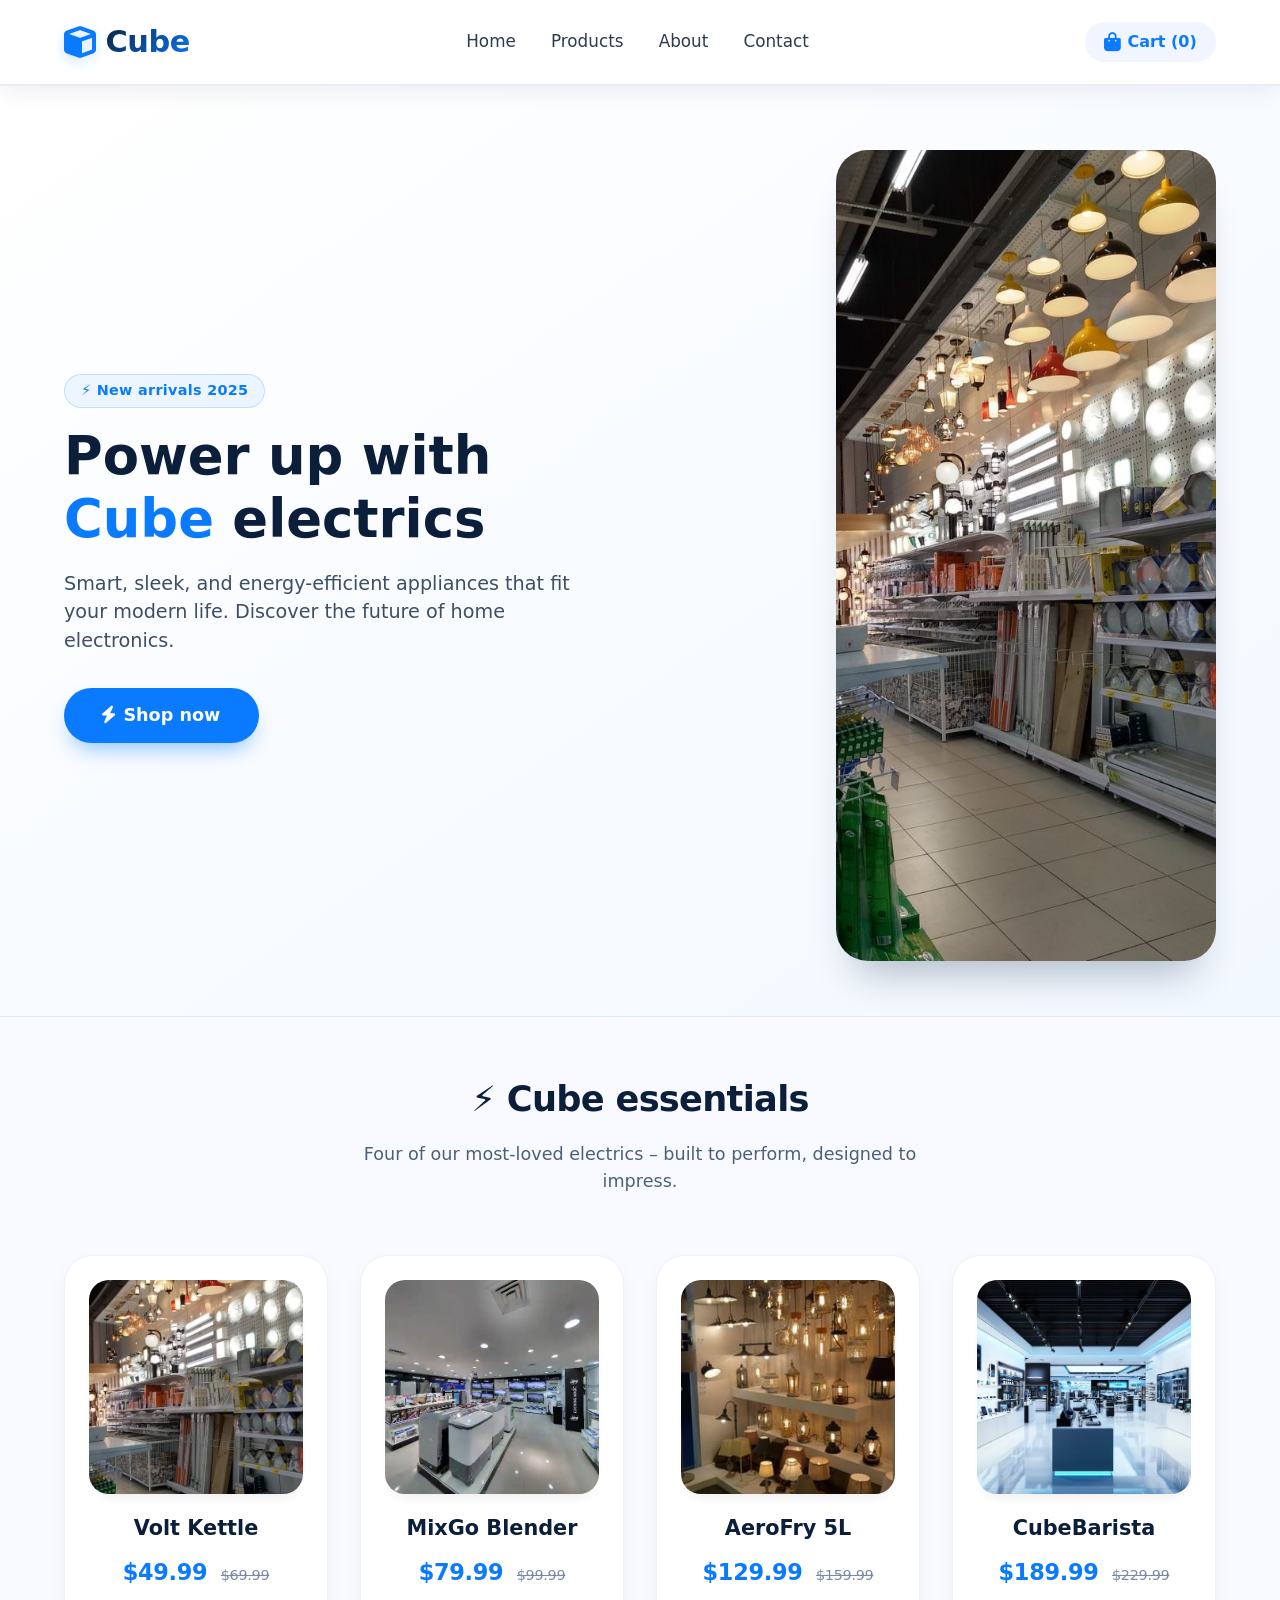
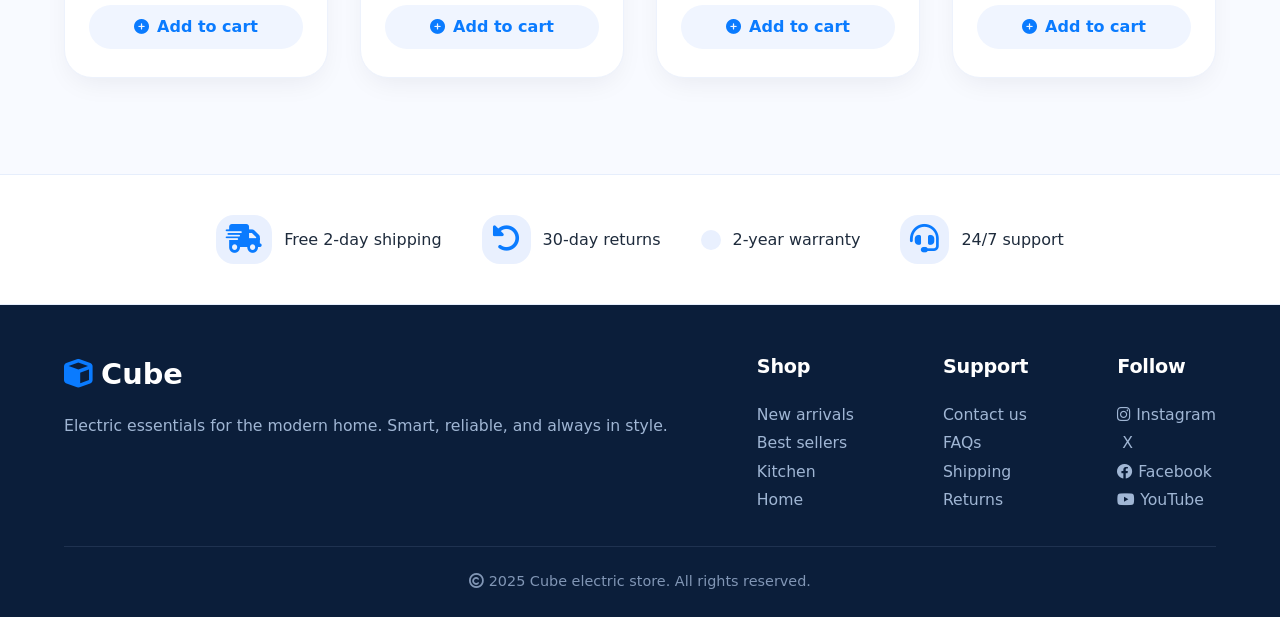
<file: electricstore.html>
<!DOCTYPE html>
<html lang="en">
<head>
  <meta charset="UTF-8">
  <meta name="viewport" content="width=device-width, initial-scale=1.0">
  <title>Cube · electric store</title>
  <!-- Font Awesome for icons (optional, but adds a nice touch) -->
  <link rel="stylesheet" href="https://cdnjs.cloudflare.com/ajax/libs/font-awesome/6.0.0-beta3/css/all.min.css">
  <style>
    /* ---------- RESET & GLOBAL ---------- */
    * {
      margin: 0;
      padding: 0;
      box-sizing: border-box;
      font-family: system-ui, 'Segoe UI', Roboto, 'Helvetica Neue', sans-serif;
    }

    body {
      background: #f8faff;
      color: #1e1e2f;
      line-height: 1.5;
      display: flex;
      flex-direction: column;
      min-height: 100vh;
    }

    /* ---------- HEADER / NAV ---------- */
    .navbar {
      display: flex;
      justify-content: space-between;
      align-items: center;
      padding: 1.2rem 5%;
      background: #ffffff;
      box-shadow: 0 8px 20px rgba(0, 20, 50, 0.06);
      position: sticky;
      top: 0;
      z-index: 10;
      backdrop-filter: blur(6px);
      border-bottom: 2px solid #e9ecf5;
    }

    .logo {
      display: flex;
      align-items: center;
      gap: 10px;
      font-size: 1.9rem;
      font-weight: 700;
      letter-spacing: -0.5px;
      color: #0b1e3a;
    }

    .logo i {
      color: #0a7bff;
      font-size: 2rem;
      filter: drop-shadow(0 4px 6px rgba(10, 123, 255, 0.2));
    }

    .logo span {
      background: linear-gradient(135deg, #0b1e3a 0%, #0a7bff 100%);
      -webkit-background-clip: text;
      -webkit-text-fill-color: transparent;
      background-clip: text;
    }

    .nav-links {
      display: flex;
      gap: 2.2rem;
      font-weight: 500;
      color: #2e3b4e;
    }

    .nav-links a {
      text-decoration: none;
      color: inherit;
      transition: 0.2s ease;
      font-size: 1.05rem;
    }

    .nav-links a:hover {
      color: #0a7bff;
    }

    .cart-icon {
      display: flex;
      align-items: center;
      gap: 6px;
      background: #f0f5ff;
      padding: 0.5rem 1.2rem;
      border-radius: 40px;
      color: #0a7bff;
      font-weight: 600;
      transition: 0.2s;
    }

    .cart-icon i {
      font-size: 1.2rem;
    }

    .cart-icon:hover {
      background: #e0ebff;
      cursor: pointer;
    }

    /* ---------- HERO SECTION ---------- */
    .hero {
      display: flex;
      flex-wrap: wrap;
      align-items: center;
      justify-content: space-between;
      padding: 3rem 5% 2rem;
      background: linear-gradient(145deg, #ffffff 0%, #f2f8ff 100%);
      border-bottom: 1px solid #e0e8f2;
    }

    .hero-text {
      max-width: 550px;
    }

    .hero-text .badge {
      display: inline-block;
      background: #0a7bff10;
      color: #0a7bff;
      font-weight: 600;
      font-size: 0.9rem;
      padding: 0.3rem 1rem;
      border-radius: 30px;
      letter-spacing: 0.3px;
      margin-bottom: 1rem;
      border: 1px solid #0a7bff30;
    }

    .hero-text h1 {
      font-size: 3.3rem;
      font-weight: 800;
      line-height: 1.2;
      color: #0b1e3a;
      margin-bottom: 1.2rem;
    }

    .hero-text h1 i {
      color: #0a7bff;
      font-style: normal;
    }

    .hero-text p {
      font-size: 1.2rem;
      color: #3e4e64;
      margin-bottom: 2rem;
    }

    .btn-primary {
      display: inline-block;
      background: #0a7bff;
      color: white;
      font-weight: 600;
      padding: 0.9rem 2.4rem;
      border-radius: 50px;
      text-decoration: none;
      transition: 0.2s;
      box-shadow: 0 12px 22px -8px rgba(10, 123, 255, 0.5);
      border: none;
      font-size: 1.1rem;
      cursor: pointer;
    }

    .btn-primary:hover {
      background: #0062d6;
      transform: translateY(-2px);
      box-shadow: 0 18px 28px -10px #0a7bff;
    }

    .hero-visual {
      position: relative;
      padding: 1rem 0;
    }

    .hero-visual img {
      max-width: 380px;
      width: 100%;
      border-radius: 32px;
      box-shadow: 0 30px 40px -20px rgba(0, 30, 60, 0.3);
      transition: 0.4s ease;
    }

    .hero-visual img:hover {
      transform: scale(1.02);
    }

    /* ---------- SECTION TITLE ---------- */
    .section-title {
      text-align: center;
      font-size: 2.2rem;
      font-weight: 700;
      margin: 3.5rem 0 1rem;
      color: #0b1e3a;
      letter-spacing: -0.02em;
    }

    .section-sub {
      text-align: center;
      color: #4d607a;
      margin-bottom: 2.8rem;
      font-size: 1.1rem;
      max-width: 600px;
      margin-left: auto;
      margin-right: auto;
    }

    /* ---------- PRODUCT GRID (4 IMAGES) ---------- */
    .product-grid {
      display: grid;
      grid-template-columns: repeat(auto-fit, minmax(230px, 1fr));
      gap: 2rem;
      padding: 1rem 5% 4rem;
      max-width: 1400px;
      margin: 0 auto;
      width: 100%;
    }

    .product-card {
      background: #ffffff;
      border-radius: 28px;
      padding: 1.5rem 1.5rem 1.8rem;
      box-shadow: 0 10px 28px -8px rgba(0, 20, 50, 0.08);
      transition: all 0.3s ease;
      border: 1px solid #edf2fc;
      display: flex;
      flex-direction: column;
      align-items: center;
      text-align: center;
    }

    .product-card:hover {
      transform: translateY(-8px);
      box-shadow: 0 28px 38px -18px rgba(10, 123, 255, 0.35);
      border-color: #c3d9ff;
    }

    .product-card img {
      width: 100%;
      aspect-ratio: 1 / 1;
      object-fit: cover;
      border-radius: 20px;
      background: #f3f9ff;
      margin-bottom: 1.2rem;
      transition: 0.25s ease;
      box-shadow: 0 8px 14px -8px rgba(0, 0, 0, 0.1);
    }

    .product-card:hover img {
      transform: scale(1.02);
    }

    .product-card h3 {
      font-size: 1.3rem;
      font-weight: 700;
      color: #0b1e3a;
      margin-bottom: 0.4rem;
    }

    .product-card .price {
      font-weight: 700;
      color: #0a7bff;
      font-size: 1.4rem;
      margin: 0.3rem 0 1rem;
      letter-spacing: -0.3px;
    }

    .product-card .price small {
      font-size: 0.9rem;
      color: #7b8ba5;
      font-weight: 400;
      text-decoration: line-through;
      margin-left: 6px;
    }

    .btn-add {
      background: #f0f5ff;
      border: none;
      color: #0a7bff;
      font-weight: 600;
      padding: 0.7rem 1.6rem;
      border-radius: 40px;
      width: 100%;
      font-size: 1rem;
      display: flex;
      align-items: center;
      justify-content: center;
      gap: 8px;
      transition: 0.2s;
      cursor: pointer;
      border: 1px solid transparent;
    }

    .btn-add i {
      font-size: 0.95rem;
    }

    .btn-add:hover {
      background: #0a7bff;
      color: white;
      border-color: #0a7bff;
    }

    /* ---------- FEATURES / TRUST BADGES ---------- */
    .features {
      display: flex;
      flex-wrap: wrap;
      justify-content: center;
      gap: 2.5rem;
      padding: 2.5rem 8%;
      background: #ffffff;
      border-top: 1px solid #e6eefc;
      border-bottom: 1px solid #e6eefc;
      margin: 2rem 0 0;
    }

    .feature-item {
      display: flex;
      align-items: center;
      gap: 12px;
      color: #1e2b3c;
      font-weight: 500;
    }

    .feature-item i {
      font-size: 1.8rem;
      color: #0a7bff;
      background: #e9f0fe;
      padding: 10px;
      border-radius: 18px;
    }

    /* ---------- FOOTER ---------- */
    footer {
      margin-top: auto;
      background: #0b1e3a;
      color: #b6c8e0;
      padding: 3rem 5% 1.5rem;
    }

    .footer-grid {
      display: flex;
      flex-wrap: wrap;
      justify-content: space-between;
      gap: 2rem;
      max-width: 1300px;
      margin: 0 auto 2rem;
    }

    .footer-col h4 {
      color: white;
      font-size: 1.2rem;
      margin-bottom: 1.2rem;
      font-weight: 600;
      letter-spacing: -0.2px;
    }

    .footer-col p, .footer-col a {
      color: #a0b6d4;
      text-decoration: none;
      line-height: 1.8;
      font-size: 0.98rem;
    }

    .footer-col a:hover {
      color: white;
    }

    .footer-logo {
      font-size: 1.8rem;
      font-weight: 700;
      color: white;
      margin-bottom: 1rem;
      display: flex;
      align-items: center;
      gap: 8px;
    }

    .footer-logo i {
      color: #0a7bff;
    }

    .copyright {
      text-align: center;
      padding-top: 1.5rem;
      border-top: 1px solid #1f3250;
      color: #8196b5;
      font-size: 0.9rem;
    }

    /* ---------- RESPONSIVE ---------- */
    @media (max-width: 900px) {
      .hero {
        flex-direction: column-reverse;
        text-align: center;
        gap: 2rem;
      }

      .hero-text {
        max-width: 100%;
      }

      .hero-text h1 {
        font-size: 2.5rem;
      }

      .navbar {
        flex-wrap: wrap;
        gap: 1rem;
      }

      .nav-links {
        order: 3;
        width: 100%;
        justify-content: center;
        gap: 1.5rem;
        flex-wrap: wrap;
      }
    }

    @media (max-width: 500px) {
      .product-grid {
        grid-template-columns: 1fr;
        padding: 1rem 6% 3rem;
      }

      .features {
        flex-direction: column;
        align-items: flex-start;
        gap: 1.2rem;
        padding: 2rem 8%;
      }

      .hero-text h1 {
        font-size: 2rem;
      }

      .navbar {
        padding: 1rem 6%;
      }
    }
  </style>
</head>
<body>

  <!-- NAVBAR -->
  <header class="navbar">
    <div class="logo">
      <i class="fas fa-cube"></i>
      <span>Cube</span>
    </div>
    <div class="nav-links">
      <a href="#">Home</a>
      <a href="#">Products</a>
      <a href="#">About</a>
      <a href="#">Contact</a>
    </div>
    <div class="cart-icon">
      <i class="fas fa-shopping-bag"></i>
      <span>Cart (0)</span>
    </div>
  </header>

  <!-- HERO -->
  <section class="hero">
    <div class="hero-text">
      <div class="badge">⚡ New arrivals 2025</div>
      <h1>Power up with <i>Cube</i> electrics</h1>
      <p>Smart, sleek, and energy-efficient appliances that fit your modern life. Discover the future of home electronics.</p>
      <a href="#" class="btn-primary"><i class="fas fa-bolt" style="margin-right: 8px;"></i>Shop now</a>
    </div>
    <div class="hero-visual">
      <img src="imageel1.jpg" alt="Cube electric hero – modern appliance">
    </div>
  </section>

  <!-- PRODUCT SECTION WITH 4 IMAGES -->
  <h2 class="section-title">⚡ Cube essentials</h2>
  <p class="section-sub">Four of our most-loved electrics – built to perform, designed to impress.</p>

  <div class="product-grid">
    <!-- Card 1: imageel1.jpg -->
    <div class="product-card">
      <img src="imageel1.jpg" alt="Cube electric product 1 – smart kettle">
      <h3>Volt Kettle</h3>
      <div class="price">$49.99 <small>$69.99</small></div>
      <button class="btn-add"><i class="fas fa-plus-circle"></i> Add to cart</button>
    </div>

    <!-- Card 2: imageel2.jpg -->
    <div class="product-card">
      <img src="imageel2.jpg" alt="Cube electric product 2 – blender">
      <h3>MixGo Blender</h3>
      <div class="price">$79.99 <small>$99.99</small></div>
      <button class="btn-add"><i class="fas fa-plus-circle"></i> Add to cart</button>
    </div>

    <!-- Card 3: imageel3.jpg -->
    <div class="product-card">
      <img src="imageel3.jpg" alt="Cube electric product 3 – air fryer">
      <h3>AeroFry 5L</h3>
      <div class="price">$129.99 <small>$159.99</small></div>
      <button class="btn-add"><i class="fas fa-plus-circle"></i> Add to cart</button>
    </div>

    <!-- Card 4: imageel4.jpg -->
    <div class="product-card">
      <img src="imageel4.jpg" alt="Cube electric product 4 – espresso machine">
      <h3>CubeBarista</h3>
      <div class="price">$189.99 <small>$229.99</small></div>
      <button class="btn-add"><i class="fas fa-plus-circle"></i> Add to cart</button>
    </div>
  </div>

  <!-- FEATURES / TRUST BADGES -->
  <div class="features">
    <div class="feature-item">
      <i class="fas fa-truck-fast"></i>
      <span>Free 2-day shipping</span>
    </div>
    <div class="feature-item">
      <i class="fas fa-rotate-left"></i>
      <span>30-day returns</span>
    </div>
    <div class="feature-item">
      <i class="fas fa-shield-halved"></i>
      <span>2-year warranty</span>
    </div>
    <div class="feature-item">
      <i class="fas fa-headset"></i>
      <span>24/7 support</span>
    </div>
  </div>

  <!-- FOOTER -->
  <footer>
    <div class="footer-grid">
      <div class="footer-col">
        <div class="footer-logo">
          <i class="fas fa-cube"></i> Cube
        </div>
        <p>Electric essentials for the modern home. Smart, reliable, and always in style.</p>
      </div>
      <div class="footer-col">
        <h4>Shop</h4>
        <a href="#">New arrivals</a><br>
        <a href="#">Best sellers</a><br>
        <a href="#">Kitchen</a><br>
        <a href="#">Home</a>
      </div>
      <div class="footer-col">
        <h4>Support</h4>
        <a href="#">Contact us</a><br>
        <a href="#">FAQs</a><br>
        <a href="#">Shipping</a><br>
        <a href="#">Returns</a>
      </div>
      <div class="footer-col">
        <h4>Follow</h4>
        <a href="#"><i class="fab fa-instagram"></i> Instagram</a><br>
        <a href="#"><i class="fab fa-x-twitter"></i> X</a><br>
        <a href="#"><i class="fab fa-facebook"></i> Facebook</a><br>
        <a href="#"><i class="fab fa-youtube"></i> YouTube</a>
      </div>
    </div>
    <div class="copyright">
      <i class="far fa-copyright"></i> 2025 Cube electric store. All rights reserved.
    </div>
  </footer>

</body>
</html>
</file>
<file: cofe.css>
/* ============================================================
   RESET & TOKENS
============================================================ */
*,*::before,*::after{margin:0;padding:0;box-sizing:border-box}

:root{
  --cream:#FAF5EF;
  --cream-2:#F3E9DC;
  --espresso:#241812;
  --espresso-soft:#3A2A20;
  --coffee:#6F4E37;
  --caramel:#C08A5E;
  --gold:#D9A441;
  --muted:#7C6B60;
  --line:rgba(36,24,18,.12);
  --radius:20px;
  --shadow-sm:0 8px 24px -12px rgba(36,24,18,.35);
  --shadow:0 24px 50px -24px rgba(36,24,18,.5);
  --ff-display:'Playfair Display',Georgia,serif;
  --ff-body:'Outfit',system-ui,-apple-system,sans-serif;
  --ease:cubic-bezier(.22,.9,.3,1);
}

html{scroll-behavior:smooth}
body{
  font-family:var(--ff-body);
  background:var(--cream);
  color:var(--espresso);
  line-height:1.65;
  overflow-x:hidden;
  -webkit-font-smoothing:antialiased;
}
img{max-width:100%;display:block}
a{text-decoration:none;color:inherit}
button,input,textarea{font-family:inherit;font-size:inherit;color:inherit}
button{background:none;border:none;cursor:pointer}

::selection{background:var(--gold);color:var(--espresso)}

::-webkit-scrollbar{width:11px}
::-webkit-scrollbar-track{background:var(--cream-2)}
::-webkit-scrollbar-thumb{background:var(--coffee);border-radius:10px;border:3px solid var(--cream-2)}
::-webkit-scrollbar-thumb:hover{background:var(--espresso)}

.wrap{width:min(1180px,92vw);margin-inline:auto}
section{scroll-margin-top:92px}

/* ============================================================
   SHARED PIECES
============================================================ */
.eyebrow{
  display:inline-flex;align-items:center;gap:9px;
  font-size:.72rem;font-weight:600;letter-spacing:.24em;text-transform:uppercase;
  color:var(--caramel);
}
.eyebrow::before{
  content:'';width:26px;height:1.5px;background:var(--caramel);opacity:.7;
}

.h-display{
  font-family:var(--ff-display);
  font-weight:700;
  line-height:1.12;
  letter-spacing:-.02em;
}
.h-display em{font-style:italic;color:var(--coffee)}

.lede{color:var(--muted);font-weight:300;font-size:1.03rem;max-width:56ch}

.btn{
  display:inline-flex;align-items:center;justify-content:center;gap:9px;
  padding:14px 30px;border-radius:999px;
  font-weight:600;font-size:.94rem;letter-spacing:.01em;
  transition:.35s var(--ease);
  position:relative;overflow:hidden;
  white-space:nowrap;
}
.btn-primary{
  background:var(--espresso);color:var(--cream);
  box-shadow:0 14px 30px -14px rgba(36,24,18,.9);
}
.btn-primary:hover{background:var(--coffee);transform:translateY(-3px);box-shadow:0 20px 36px -14px rgba(111,78,55,.8)}
.btn-ghost{
  border:1.5px solid rgba(250,245,239,.5);color:var(--cream);
}
.btn-ghost:hover{background:rgba(250,245,239,.12);border-color:var(--cream);transform:translateY(-3px)}
.btn-outline{
  border:1.5px solid var(--line);color:var(--espresso);
}
.btn-outline:hover{background:var(--espresso);color:var(--cream);border-color:var(--espresso);transform:translateY(-3px)}

.sec-head{max-width:640px;margin-bottom:52px}
.sec-head h2{font-size:clamp(2rem,4.2vw,3.1rem);margin:14px 0 16px}
.sec-head.center{margin-inline:auto;text-align:center}
.sec-head.center .eyebrow::before{display:none}
.sec-head.center .eyebrow::after{
  content:'';width:26px;height:1.5px;background:var(--caramel);opacity:.7;
}

.reveal{opacity:0;transform:translateY(34px);transition:opacity .9s var(--ease),transform .9s var(--ease)}
.reveal.in{opacity:1;transform:none}
.reveal[data-d="1"]{transition-delay:.1s}
.reveal[data-d="2"]{transition-delay:.2s}
.reveal[data-d="3"]{transition-delay:.3s}
.reveal[data-d="4"]{transition-delay:.4s}

/* ============================================================
   HEADER
============================================================ */
.header{
  position:fixed;inset:0 0 auto 0;z-index:900;
  padding:20px 0;
  transition:.45s var(--ease);
}
.header.scrolled{
  padding:12px 0;
  background:rgba(250,245,239,.86);
  -webkit-backdrop-filter:blur(16px);
  backdrop-filter:blur(16px);
  box-shadow:0 1px 0 var(--line),0 12px 30px -22px rgba(36,24,18,.5);
}
.header .wrap{display:flex;align-items:center;justify-content:space-between;gap:24px}

.logo{display:flex;align-items:center;gap:11px;font-family:var(--ff-display);font-weight:700;font-size:1.28rem;letter-spacing:-.01em;color:var(--cream);transition:color .4s}
.header.scrolled .logo{color:var(--espresso)}
.logo-mark{
  width:38px;height:38px;border-radius:12px;flex-shrink:0;
  display:grid;place-items:center;
  background:linear-gradient(140deg,var(--gold),var(--caramel));
  box-shadow:0 8px 18px -8px rgba(217,164,65,.9);
  transition:.4s var(--ease);
}
.logo:hover .logo-mark{transform:rotate(-8deg) scale(1.06)}
.logo-mark svg{width:20px;height:20px;fill:none;stroke:#241812;stroke-width:1.9;stroke-linecap:round;stroke-linejoin:round}
.logo span small{display:block;font-family:var(--ff-body);font-size:.58rem;font-weight:500;letter-spacing:.28em;text-transform:uppercase;opacity:.6;margin-top:-3px}

.nav{display:flex;align-items:center;gap:34px}
.nav a{
  font-size:.9rem;font-weight:500;color:rgba(250,245,239,.85);
  position:relative;padding:4px 0;transition:color .3s;
}
.header.scrolled .nav a{color:var(--espresso-soft)}
.nav a::after{
  content:'';position:absolute;left:0;bottom:0;height:1.5px;width:0;
  background:var(--gold);transition:width .35s var(--ease);
}
.nav a:hover::after,.nav a.active::after{width:100%}
.nav a:hover{color:var(--cream)}
.header.scrolled .nav a:hover{color:var(--coffee)}

.header-cta{
  padding:11px 24px;font-size:.86rem;
  border:1.5px solid rgba(250,245,239,.45);color:var(--cream);border-radius:999px;
  transition:.35s var(--ease);font-weight:600;
}
.header-cta:hover{background:var(--cream);color:var(--espresso);transform:translateY(-2px)}
.header.scrolled .header-cta{background:var(--espresso);color:var(--cream);border-color:var(--espresso)}
.header.scrolled .header-cta:hover{background:var(--coffee);border-color:var(--coffee)}

.burger{display:none;width:44px;height:44px;border-radius:12px;place-items:center;flex-direction:column;gap:5px;transition:.3s}
.burger span{display:block;width:22px;height:2px;background:var(--cream);border-radius:2px;transition:.35s var(--ease)}
.header.scrolled .burger span{background:var(--espresso)}
.burger.open span:nth-child(1){transform:translateY(7px) rotate(45deg)}
.burger.open span:nth-child(2){opacity:0;transform:scaleX(.3)}
.burger.open span:nth-child(3){transform:translateY(-7px) rotate(-45deg)}

.drawer{
  position:fixed;inset:0;z-index:880;
  background:var(--espresso);
  display:flex;flex-direction:column;align-items:center;justify-content:center;gap:10px;
  clip-path:circle(0% at calc(100% - 52px) 46px);
  transition:clip-path .7s var(--ease);
  pointer-events:none;
}
.drawer.open{clip-path:circle(150% at calc(100% - 52px) 46px);pointer-events:auto}
.drawer a{
  font-family:var(--ff-display);font-size:1.9rem;color:var(--cream);
  opacity:0;transform:translateY(22px);transition:.5s var(--ease);
}
.drawer.open a{opacity:1;transform:none}
.drawer.open a:nth-child(1){transition-delay:.18s}
.drawer.open a:nth-child(2){transition-delay:.24s}
.drawer.open a:nth-child(3){transition-delay:.30s}
.drawer.open a:nth-child(4){transition-delay:.36s}
.drawer.open a:nth-child(5){transition-delay:.42s}
.drawer.open a:nth-child(6){transition-delay:.48s}
.drawer a:hover{color:var(--gold);font-style:italic}

/* ============================================================
   HERO
============================================================ */
.hero{
  position:relative;min-height:100svh;
  display:flex;align-items:center;
  padding:130px 0 90px;
  overflow:hidden;
  background:
    linear-gradient(180deg,rgba(20,12,8,.78) 0%,rgba(20,12,8,.5) 38%,rgba(20,12,8,.9) 100%),
    url('https://images.unsplash.com/photo-1501339847302-ac426a4a7cbb?auto=format&fit=crop&w=1700&q=80') center/cover no-repeat,
    linear-gradient(140deg,#3A2A20,#241812);
}
.hero::after{
  content:'';position:absolute;inset:0;
  background:radial-gradient(ellipse 70% 55% at 50% 105%,rgba(217,164,65,.22),transparent 70%);
  pointer-events:none;
}
.blob{position:absolute;border-radius:50%;filter:blur(70px);opacity:.35;pointer-events:none}
.blob.b1{width:340px;height:340px;background:#C08A5E;top:-90px;left:-80px;animation:float1 14s ease-in-out infinite}
.blob.b2{width:280px;height:280px;background:#D9A441;bottom:-70px;right:-60px;animation:float2 18s ease-in-out infinite}
@keyframes float1{50%{transform:translate(50px,40px) scale(1.15)}}
@keyframes float2{50%{transform:translate(-40px,-50px) scale(1.1)}}

.hero .wrap{position:relative;z-index:3;text-align:center;display:flex;flex-direction:column;align-items:center}
.hero .eyebrow{color:var(--gold)}
.hero .eyebrow::before{background:var(--gold)}
.hero h1{
  font-size:clamp(2.6rem,7.6vw,5.4rem);
  color:var(--cream);
  margin:22px 0 24px;
  max-width:16ch;
  text-shadow:0 20px 50px rgba(0,0,0,.5);
}
.hero h1 em{color:var(--gold);font-style:italic}
.hero p{
  color:rgba(250,245,239,.78);font-weight:300;
  font-size:clamp(.98rem,1.6vw,1.12rem);
  max-width:52ch;margin-bottom:38px;
}
.hero-actions{display:flex;gap:14px;flex-wrap:wrap;justify-content:center}

.hero-stats{
  display:flex;gap:52px;flex-wrap:wrap;justify-content:center;
  margin-top:70px;padding-top:34px;
  border-top:1px solid rgba(250,245,239,.16);
  width:min(680px,100%);
}
.hero-stats .st{text-align:center}
.hero-stats b{display:block;font-family:var(--ff-display);font-size:2.1rem;color:var(--gold);line-height:1}
.hero-stats span{font-size:.72rem;letter-spacing:.2em;text-transform:uppercase;color:rgba(250,245,239,.6);margin-top:8px;display:block}

.scroll-cue{
  position:absolute;bottom:30px;left:50%;transform:translateX(-50%);
  z-index:4;display:flex;flex-direction:column;align-items:center;gap:9px;
  color:rgba(250,245,239,.55);font-size:.66rem;letter-spacing:.24em;text-transform:uppercase;
}
.scroll-cue i{width:1.5px;height:44px;background:linear-gradient(rgba(250,245,239,.5),transparent);position:relative;overflow:hidden}
.scroll-cue i::after{content:'';position:absolute;top:-44px;left:0;width:100%;height:44px;background:var(--gold);animation:cue 2.2s ease-in-out infinite}
@keyframes cue{0%{top:-44px}60%,100%{top:44px}}

/* ============================================================
   MARQUEE
============================================================ */
.marquee{background:var(--espresso);color:var(--cream);padding:19px 0;overflow:hidden;border-block:1px solid rgba(250,245,239,.08)}
.marquee-track{display:flex;width:max-content;animation:scrollX 34s linear infinite}
.marquee:hover .marquee-track{animation-play-state:paused}
.marquee-track span{font-family:var(--ff-display);font-size:1.18rem;font-style:italic;padding:0 30px;white-space:nowrap;opacity:.9}
.marquee-track i{color:var(--gold);font-style:normal;opacity:.75}
@keyframes scrollX{to{transform:translateX(-50%)}}

/* ============================================================
   ABOUT
============================================================ */
.about{padding:120px 0;background:var(--cream);position:relative;overflow:hidden}
.about::before{content:'';position:absolute;top:-140px;right:-140px;width:420px;height:420px;border-radius:50%;background:radial-gradient(circle,rgba(217,164,65,.13),transparent 70%)}
.about-grid{display:grid;grid-template-columns:1fr 1.05fr;gap:76px;align-items:center;position:relative;z-index:2}
.about-visual{position:relative}
.about-img{border-radius:var(--radius);overflow:hidden;background-size:cover;background-position:center;box-shadow:var(--shadow)}
.about-img.main{
  aspect-ratio:4/5;
  background-image:
    linear-gradient(160deg,rgba(36,24,18,.05),rgba(36,24,18,.25)),
    url('https://images.unsplash.com/photo-1554118811-1e0d58224f24?auto=format&fit=crop&w=900&q=80'),
    linear-gradient(140deg,#6F4E37,#3A2A20);
}
.about-img.sub{
  position:absolute;right:-46px;bottom:-52px;width:56%;aspect-ratio:1/1;
  border:9px solid var(--cream);border-radius:var(--radius);
  background-image:
    url('https://images.unsplash.com/photo-1442512595331-e89e73853f31?auto=format&fit=crop&w=700&q=80'),
    linear-gradient(140deg,#C08A5E,#6F4E37);
}
.badge-float{
  position:absolute;top:-26px;left:-26px;width:118px;height:118px;border-radius:50%;
  background:var(--espresso);color:var(--cream);display:grid;place-items:center;text-align:center;
  box-shadow:var(--shadow);animation:spinSlow 22s linear infinite;
}
.badge-float b{font-family:var(--ff-display);font-size:1.9rem;display:block;line-height:1;color:var(--gold)}
.badge-float small{font-size:.6rem;letter-spacing:.18em;text-transform:uppercase;opacity:.7}
@keyframes spinSlow{to{transform:rotate(360deg)}}

.about-copy h2{font-size:clamp(2rem,4.2vw,3rem);margin:16px 0 22px}
.about-copy p{color:var(--muted);font-weight:300;margin-bottom:18px}
.feature-list{list-style:none;margin:30px 0 34px;display:grid;gap:15px}
.feature-list li{display:flex;gap:14px;align-items:flex-start;font-size:.95rem}
.feature-list svg{width:21px;height:21px;flex-shrink:0;margin-top:3px;stroke:var(--caramel);fill:none;stroke-width:2;stroke-linecap:round;stroke-linejoin:round}
.feature-list b{font-weight:600}
.signature{font-family:var(--ff-display);font-style:italic;font-size:1.5rem;color:var(--coffee);border-top:1px solid var(--line);padding-top:22px}

/* ============================================================
   MENU
============================================================ */
.menu{
  padding:120px 0;position:relative;
  background:
    radial-gradient(ellipse 60% 50% at 15% 0%,rgba(217,164,65,.14),transparent 60%),
    var(--cream-2);
}
.tabs{display:flex;gap:10px;flex-wrap:wrap;justify-content:center;margin-bottom:52px}
.tab{
  padding:11px 26px;border-radius:999px;font-size:.87rem;font-weight:600;
  border:1.5px solid var(--line);color:var(--muted);
  transition:.32s var(--ease);background:rgba(255,255,255,.55);
}
.tab:hover{border-color:var(--caramel);color:var(--coffee);transform:translateY(-2px)}
.tab.active{background:var(--espresso);border-color:var(--espresso);color:var(--cream);box-shadow:0 12px 26px -14px rgba(36,24,18,.9)}

.menu-grid{display:grid;grid-template-columns:repeat(auto-fit,minmax(320px,1fr));gap:20px}

.menu-item{
  position:relative;
  display:flex;gap:18px;align-items:flex-start;
  padding:24px;
  background:rgba(255,255,255,.72);
  border:1px solid rgba(255,255,255,.9);
  border-radius:var(--radius);
  transition:.4s var(--ease);
  animation:popIn .5s var(--ease) both;
  cursor:pointer;
  user-select:none;
}
@keyframes popIn{from{opacity:0;transform:translateY(18px) scale(.97)}}
.menu-item:hover{
  background:#fff;transform:translateY(-6px);
  box-shadow:var(--shadow);
  border-color:rgba(192,138,94,.4);
}
.menu-item:active{transform:translateY(-2px) scale(.985)}
.menu-item.hide{display:none}

.menu-item .add-pill{
  position:absolute;top:14px;right:14px;
  display:inline-flex;align-items:center;gap:5px;
  padding:6px 13px;border-radius:999px;
  background:var(--espresso);color:var(--cream);
  font-size:.68rem;font-weight:700;letter-spacing:.08em;text-transform:uppercase;
  opacity:0;transform:translateY(-6px) scale(.9);
  transition:.35s var(--ease);
  pointer-events:none;
}
.menu-item:hover .add-pill{opacity:1;transform:none}
.menu-item .add-pill svg{width:11px;height:11px;stroke:currentColor;stroke-width:3;fill:none;stroke-linecap:round}

.mi-icon{
  width:58px;height:58px;flex-shrink:0;border-radius:16px;
  display:grid;place-items:center;font-size:1.6rem;
  background:linear-gradient(145deg,var(--cream-2),#fff);
  border:1px solid var(--line);
  transition:.4s var(--ease);
}
.menu-item:hover .mi-icon{
  background:linear-gradient(145deg,var(--gold),var(--caramel));
  transform:rotate(-7deg) scale(1.05);border-color:transparent;
}
.mi-body{flex:1;min-width:0}
.mi-top{display:flex;align-items:baseline;gap:10px;margin-bottom:5px;padding-right:56px}
.mi-top h3{font-family:var(--ff-display);font-size:1.12rem;font-weight:700;white-space:nowrap}
.mi-dots{flex:1;border-bottom:1.5px dotted rgba(36,24,18,.25);transform:translateY(-4px);min-width:14px}
.mi-price{font-family:var(--ff-display);font-weight:700;font-size:1.06rem;color:var(--coffee);white-space:nowrap}
.mi-body p{font-size:.86rem;color:var(--muted);font-weight:300;line-height:1.55}
.mi-tag{
  display:inline-block;margin-top:9px;font-size:.62rem;font-weight:700;
  letter-spacing:.14em;text-transform:uppercase;padding:4px 10px;border-radius:999px;
  background:rgba(217,164,65,.18);color:#96702a;
}

.fly-dot{
  position:fixed;z-index:2000;width:16px;height:16px;border-radius:50%;
  background:linear-gradient(140deg,var(--gold),var(--caramel));
  box-shadow:0 6px 16px -4px rgba(217,164,65,.9);
  pointer-events:none;
  transition:transform .75s cubic-bezier(.4,0,.6,1),opacity .75s ease;
}

/* ============================================================
   GALLERY
============================================================ */
.gallery{padding:120px 0;background:var(--cream)}
.gal-grid{display:grid;grid-template-columns:repeat(4,1fr);grid-auto-rows:200px;gap:16px}
.gal{position:relative;border-radius:var(--radius);overflow:hidden;background-size:cover;background-position:center;cursor:pointer;transition:.5s var(--ease)}
.gal::after{content:'';position:absolute;inset:0;background:linear-gradient(180deg,transparent 40%,rgba(20,12,8,.82));opacity:0;transition:.45s var(--ease)}
.gal:hover{transform:scale(1.015)}
.gal:hover::after{opacity:1}
.gal span{
  position:absolute;left:22px;bottom:18px;z-index:2;color:var(--cream);
  font-family:var(--ff-display);font-size:1.05rem;font-style:italic;
  opacity:0;transform:translateY(12px);transition:.45s var(--ease) .06s;
}
.gal:hover span{opacity:1;transform:none}

.g1{grid-column:span 2;grid-row:span 2;background-image:url('https://images.unsplash.com/photo-1495474472287-4d71bcdd2085?auto=format&fit=crop&w=1000&q=80'),linear-gradient(140deg,#6F4E37,#241812)}
.g2{grid-column:span 2;background-image:url('https://images.unsplash.com/photo-1559496417-e7f25cb247f3?auto=format&fit=crop&w=900&q=80'),linear-gradient(140deg,#C08A5E,#6F4E37)}
.g3{background-image:url('https://images.unsplash.com/photo-1447933601403-0c6688de566e?auto=format&fit=crop&w=700&q=80'),linear-gradient(140deg,#3A2A20,#241812)}
.g4{background-image:url('https://images.unsplash.com/photo-1521017432531-fbd92d768814?auto=format&fit=crop&w=700&q=80'),linear-gradient(140deg,#D9A441,#C08A5E)}
.g5{grid-column:span 2;background-image:url('https://images.unsplash.com/photo-1559925393-8be0ec4767c8?auto=format&fit=crop&w=900&q=80'),linear-gradient(140deg,#6F4E37,#C08A5E)}
.g6{background-image:url('https://images.unsplash.com/photo-1509042239860-f550ce710b93?auto=format&fit=crop&w=700&q=80'),linear-gradient(140deg,#241812,#6F4E37)}
.g7{background-image:url('https://images.unsplash.com/photo-1517701550927-30cf4ba1dba5?auto=format&fit=crop&w=700&q=80'),linear-gradient(140deg,#C08A5E,#3A2A20)}

/* ============================================================
   REVIEWS
============================================================ */
.reviews{padding:120px 0;position:relative;overflow:hidden;background:linear-gradient(160deg,var(--espresso),#160E09);color:var(--cream)}
.reviews::before{
  content:'"';position:absolute;top:-40px;left:50%;transform:translateX(-50%);
  font-family:var(--ff-display);font-size:24rem;line-height:1;
  color:rgba(217,164,65,.06);pointer-events:none;
}
.reviews .eyebrow{color:var(--gold)}
.reviews .eyebrow::before,.reviews .eyebrow::after{background:var(--gold)}
.reviews h2{color:var(--cream)}
.reviews h2 em{color:var(--gold)}

.slider{position:relative;max-width:800px;margin:0 auto;min-height:260px;z-index:2}
.slide{
  position:absolute;inset:0;display:flex;flex-direction:column;align-items:center;justify-content:center;
  text-align:center;gap:26px;opacity:0;transform:translateY(22px) scale(.98);
  transition:.7s var(--ease);pointer-events:none;
}
.slide.active{opacity:1;transform:none;pointer-events:auto;position:relative}
.slide .stars{color:var(--gold);letter-spacing:6px;font-size:1rem}
.slide blockquote{
  font-family:var(--ff-display);font-style:italic;
  font-size:clamp(1.15rem,2.6vw,1.7rem);line-height:1.55;
  color:rgba(250,245,239,.94);max-width:24ch;
}
.who{display:flex;align-items:center;gap:14px}
.avatar{
  width:52px;height:52px;border-radius:50%;flex-shrink:0;display:grid;place-items:center;
  font-family:var(--ff-display);font-weight:700;font-size:1.15rem;color:var(--espresso);
  background:linear-gradient(140deg,var(--gold),var(--caramel));
  box-shadow:0 10px 24px -10px rgba(217,164,65,.9);
}
.who-text{text-align:left}
.who-text strong{display:block;font-size:.95rem;font-weight:600}
.who-text span{font-size:.76rem;color:rgba(250,245,239,.5);letter-spacing:.05em}

.dots{display:flex;gap:10px;justify-content:center;margin-top:44px;position:relative;z-index:2}
.dot{width:9px;height:9px;border-radius:50%;background:rgba(250,245,239,.22);transition:.35s var(--ease)}
.dot.active{background:var(--gold);width:30px;border-radius:999px}
.dot:hover{background:rgba(217,164,65,.6)}

/* ============================================================
   VISIT
============================================================ */
.visit{padding:120px 0;background:var(--cream)}
.visit-grid{display:grid;grid-template-columns:repeat(3,1fr);gap:22px;margin-bottom:56px}
.info-card{
  padding:34px 30px;background:#fff;border:1px solid var(--line);border-radius:var(--radius);
  transition:.4s var(--ease);position:relative;overflow:hidden;
}
.info-card::before{
  content:'';position:absolute;top:0;left:0;width:100%;height:3px;
  background:linear-gradient(90deg,var(--gold),var(--caramel));
  transform:scaleX(0);transform-origin:left;transition:.5s var(--ease);
}
.info-card:hover{transform:translateY(-8px);box-shadow:var(--shadow);border-color:transparent}
.info-card:hover::before{transform:scaleX(1)}
.ic-icon{width:50px;height:50px;border-radius:14px;display:grid;place-items:center;background:var(--cream-2);margin-bottom:20px;transition:.4s var(--ease)}
.info-card:hover .ic-icon{background:var(--espresso)}
.ic-icon svg{width:22px;height:22px;stroke:var(--coffee);fill:none;stroke-width:1.8;stroke-linecap:round;stroke-linejoin:round;transition:.4s}
.info-card:hover .ic-icon svg{stroke:var(--gold)}
.info-card h3{font-family:var(--ff-display);font-size:1.2rem;margin-bottom:10px}
.info-card p{font-size:.9rem;color:var(--muted);font-weight:300;line-height:1.7}
.info-card p b{color:var(--espresso);font-weight:600}

.hours-row{display:flex;justify-content:space-between;font-size:.88rem;padding:5px 0;color:var(--muted);font-weight:300}
.hours-row b{color:var(--espresso);font-weight:600}
.hours-row.today{color:var(--coffee);font-weight:500}
.hours-row.today b{color:var(--coffee)}

.visit-cta{
  display:flex;align-items:center;justify-content:space-between;gap:30px;flex-wrap:wrap;
  padding:44px 48px;border-radius:var(--radius);
  background:linear-gradient(135deg,var(--espresso),var(--espresso-soft));
  color:var(--cream);position:relative;overflow:hidden;
}
.visit-cta::after{content:'';position:absolute;right:-70px;top:-70px;width:260px;height:260px;border-radius:50%;background:radial-gradient(circle,rgba(217,164,65,.22),transparent 70%)}
.visit-cta h3{font-family:var(--ff-display);font-size:clamp(1.5rem,3vw,2.1rem);margin-bottom:8px;position:relative;z-index:2}
.visit-cta p{color:rgba(250,245,239,.65);font-weight:300;font-size:.94rem;position:relative;z-index:2}
.visit-cta .btn{position:relative;z-index:2;background:var(--gold);color:var(--espresso)}
.visit-cta .btn:hover{background:var(--cream);transform:translateY(-3px)}

/* ============================================================
   FOOTER
============================================================ */
.footer{background:#160E09;color:rgba(250,245,239,.62);padding:76px 0 0}
.footer-grid{display:grid;grid-template-columns:1.6fr 1fr 1fr 1.5fr;gap:48px;padding-bottom:56px;border-bottom:1px solid rgba(250,245,239,.1)}
.footer .logo{color:var(--cream);margin-bottom:20px}
.footer-about p{font-size:.88rem;font-weight:300;line-height:1.8;max-width:34ch;margin-bottom:24px}
.socials{display:flex;gap:11px}
.socials a{width:40px;height:40px;border-radius:12px;display:grid;place-items:center;border:1px solid rgba(250,245,239,.15);transition:.35s var(--ease)}
.socials svg{width:17px;height:17px;stroke:rgba(250,245,239,.7);fill:none;stroke-width:1.7;stroke-linecap:round;stroke-linejoin:round;transition:.35s}
.socials a:hover{background:var(--gold);border-color:var(--gold);transform:translateY(-3px)}
.socials a:hover svg{stroke:var(--espresso)}

.footer h4{font-size:.7rem;letter-spacing:.22em;text-transform:uppercase;color:var(--cream);font-weight:600;margin-bottom:22px}
.footer ul{list-style:none;display:grid;gap:12px}
.footer ul a{font-size:.88rem;font-weight:300;transition:.3s;display:inline-block}
.footer ul a:hover{color:var(--gold);transform:translateX(5px)}

.newsletter p{font-size:.86rem;font-weight:300;margin-bottom:16px;line-height:1.7}
.nl-form{display:flex;gap:8px;background:rgba(250,245,239,.06);border:1px solid rgba(250,245,239,.14);border-radius:999px;padding:5px 5px 5px 20px;transition:.3s}
.nl-form:focus-within{border-color:var(--gold);background:rgba(250,245,239,.09)}
.nl-form input{flex:1;background:none;border:none;outline:none;font-size:.87rem;color:var(--cream);min-width:0}
.nl-form input::placeholder{color:rgba(250,245,239,.38)}
.nl-form button{width:42px;height:42px;border-radius:50%;flex-shrink:0;background:var(--gold);color:var(--espresso);display:grid;place-items:center;transition:.3s var(--ease)}
.nl-form button:hover{background:var(--cream);transform:scale(1.07)}
.nl-form button svg{width:17px;height:17px;stroke:currentColor;fill:none;stroke-width:2.2;stroke-linecap:round;stroke-linejoin:round}
.nl-msg{font-size:.78rem;margin-top:12px;min-height:18px;color:var(--gold);font-weight:500}

.footer-bottom{display:flex;justify-content:space-between;align-items:center;gap:20px;flex-wrap:wrap;padding:26px 0;font-size:.79rem;font-weight:300}
.footer-bottom a:hover{color:var(--gold)}

/* ============================================================
   BACK TO TOP
============================================================ */
.to-top{
  position:fixed;right:26px;bottom:26px;z-index:800;
  width:50px;height:50px;border-radius:50%;
  background:var(--espresso);color:var(--cream);
  display:grid;place-items:center;
  box-shadow:0 16px 34px -14px rgba(36,24,18,.85);
  opacity:0;transform:translateY(20px) scale(.85);pointer-events:none;
  transition:.45s var(--ease);
}
.to-top.show{opacity:1;transform:none;pointer-events:auto}
.to-top:hover{background:var(--gold);color:var(--espresso);transform:translateY(-4px)}
.to-top svg{width:19px;height:19px;stroke:currentColor;fill:none;stroke-width:2.2;stroke-linecap:round;stroke-linejoin:round}

/* ============================================================
   CART FAB
============================================================ */
.cart-fab{
  position:fixed;right:26px;bottom:90px;z-index:850;
  display:flex;align-items:center;gap:10px;
  padding:14px 20px 14px 16px;border-radius:999px;
  background:linear-gradient(135deg,var(--gold),var(--caramel));
  color:var(--espresso);font-weight:700;font-size:.9rem;
  box-shadow:0 18px 38px -14px rgba(217,164,65,.95);
  transition:.4s var(--ease);
  transform:translateY(0);
}
.cart-fab:hover{transform:translateY(-4px) scale(1.03);box-shadow:0 24px 44px -14px rgba(217,164,65,1)}
.cart-fab svg{width:21px;height:21px;stroke:currentColor;fill:none;stroke-width:2;stroke-linecap:round;stroke-linejoin:round}
.cart-fab .fab-badge{
  position:absolute;top:-5px;right:-3px;
  min-width:23px;height:23px;padding:0 6px;border-radius:999px;
  background:var(--espresso);color:var(--cream);
  font-size:.72rem;font-weight:700;
  display:grid;place-items:center;
  border:2px solid var(--cream);
  transform:scale(0);transition:.4s cubic-bezier(.34,1.56,.64,1);
}
.cart-fab .fab-badge.show{transform:scale(1)}
.cart-fab.bump{animation:bump .5s var(--ease)}
@keyframes bump{
  0%,100%{transform:translateY(0) scale(1)}
  35%{transform:translateY(-6px) scale(1.12)}
  65%{transform:translateY(0) scale(.97)}
}

/* ============================================================
   CART DRAWER
============================================================ */
.overlay{
  position:fixed;inset:0;z-index:950;
  background:rgba(20,12,8,.55);
  -webkit-backdrop-filter:blur(3px);
  backdrop-filter:blur(3px);
  opacity:0;pointer-events:none;transition:.45s var(--ease);
}
.overlay.show{opacity:1;pointer-events:auto}

.cart-drawer{
  position:fixed;top:0;right:0;bottom:0;z-index:960;
  width:min(430px,100vw);
  background:var(--cream);
  display:flex;flex-direction:column;
  box-shadow:-24px 0 60px -20px rgba(20,12,8,.6);
  transform:translateX(105%);
  transition:transform .55s var(--ease);
}
.cart-drawer.open{transform:translateX(0)}

.cart-head{
  display:flex;align-items:flex-start;justify-content:space-between;gap:14px;
  padding:26px 26px 20px;
  background:var(--espresso);color:var(--cream);
  flex-shrink:0;
}
.cart-head .eyebrow{color:var(--gold)}
.cart-head .eyebrow::before{background:var(--gold)}
.cart-head h3{font-family:var(--ff-display);font-size:1.45rem;margin-top:6px}
.cart-close{
  width:38px;height:38px;border-radius:50%;flex-shrink:0;
  display:grid;place-items:center;
  border:1px solid rgba(250,245,239,.22);
  color:var(--cream);transition:.3s var(--ease);
}
.cart-close:hover{background:var(--gold);color:var(--espresso);border-color:var(--gold);transform:rotate(90deg)}
.cart-close svg{width:16px;height:16px;stroke:currentColor;fill:none;stroke-width:2.2;stroke-linecap:round}

.cart-scroll{flex:1;overflow-y:auto;padding:22px 24px 10px;scrollbar-width:thin}
.cart-scroll::-webkit-scrollbar{width:6px}
.cart-scroll::-webkit-scrollbar-thumb{background:rgba(111,78,55,.35);border:none;border-radius:99px}
.cart-item{
  display:flex;gap:14px;align-items:center;
  padding:14px;margin-bottom:12px;
  background:#fff;border:1px solid var(--line);border-radius:16px;
  animation:slideIn .4s var(--ease) both;
  transition:.3s var(--ease);
}
@keyframes slideIn{from{opacity:0;transform:translateX(22px)}}
.cart-item:hover{border-color:rgba(192,138,94,.45);box-shadow:var(--shadow-sm)}
.ci-icon{
  width:46px;height:46px;flex-shrink:0;border-radius:13px;display:grid;place-items:center;
  font-size:1.3rem;background:linear-gradient(145deg,var(--cream-2),#fff);border:1px solid var(--line);
}
.ci-info{flex:1;min-width:0}
.ci-info h4{
  font-family:var(--ff-display);font-size:.98rem;font-weight:700;
  white-space:nowrap;overflow:hidden;text-overflow:ellipsis;
}
.ci-info .ci-unit{font-size:.76rem;color:var(--muted);font-weight:300}
.ci-right{display:flex;flex-direction:column;align-items:flex-end;gap:8px;flex-shrink:0}
.ci-price{font-family:var(--ff-display);font-weight:700;font-size:1rem;color:var(--coffee)}

.qty{display:flex;align-items:center;gap:2px;background:var(--cream-2);border-radius:999px;padding:3px}
.qty button{
  width:24px;height:24px;border-radius:50%;display:grid;place-items:center;
  font-size:1rem;font-weight:700;color:var(--coffee);
  transition:.22s var(--ease);line-height:1;
}
.qty button:hover{background:var(--espresso);color:var(--cream)}
.qty span{min-width:24px;text-align:center;font-size:.86rem;font-weight:700}

.ci-remove{
  width:22px;height:22px;border-radius:50%;display:grid;place-items:center;
  color:#c96a5c;transition:.25s var(--ease);
}
.ci-remove:hover{background:rgba(201,106,92,.14);transform:scale(1.12)}
.ci-remove svg{width:13px;height:13px;stroke:currentColor;fill:none;stroke-width:2.4;stroke-linecap:round}

.cart-empty{text-align:center;padding:44px 16px 30px;display:none}
.cart-empty.show{display:block;animation:slideIn .4s var(--ease)}
.ce-icon{
  width:82px;height:82px;border-radius:50%;margin:0 auto 20px;
  display:grid;place-items:center;font-size:2.1rem;
  background:var(--cream-2);border:1px dashed rgba(192,138,94,.5);
}
.cart-empty p{font-family:var(--ff-display);font-size:1.15rem;font-weight:700;margin-bottom:6px}
.cart-empty span{font-size:.85rem;color:var(--muted);font-weight:300}

/* --- checkout form --- */
.checkout{display:none;padding-top:8px}
.checkout.show{display:block;animation:slideIn .4s var(--ease)}
.checkout h4{
  font-family:var(--ff-display);font-size:1.1rem;font-weight:700;
  padding-bottom:12px;margin-bottom:16px;
  border-bottom:1px solid var(--line);
}

/* DINE IN / DELIVERY TOGGLE */
.dine-toggle{
  display:grid;grid-template-columns:1fr 1fr;gap:6px;
  padding:5px;background:var(--cream-2);
  border-radius:14px;margin-bottom:20px;
}
.dine-opt{
  padding:11px 12px;border-radius:10px;
  font-size:.82rem;font-weight:700;letter-spacing:.02em;
  color:var(--muted);
  display:flex;align-items:center;justify-content:center;gap:8px;
  transition:.32s var(--ease);
}
.dine-opt svg{
  width:16px;height:16px;stroke:currentColor;fill:none;
  stroke-width:1.9;stroke-linecap:round;stroke-linejoin:round;
  transition:.32s var(--ease);
}
.dine-opt:hover{color:var(--coffee)}
.dine-opt.active{
  background:var(--espresso);color:var(--cream);
  box-shadow:0 8px 20px -10px rgba(36,24,18,.8);
}
.dine-opt.active svg{stroke:var(--gold)}

.cf-field{display:block;margin-bottom:14px}
.cf-field[hidden]{display:none}
.cf-field span{
  display:block;font-size:.72rem;font-weight:700;letter-spacing:.13em;
  text-transform:uppercase;color:var(--muted);margin-bottom:7px;
}
.cf-field span em{font-style:normal;text-transform:none;letter-spacing:0;opacity:.6;font-weight:500}
.cf-field input,.cf-field textarea{
  width:100%;padding:13px 15px;
  background:#fff;border:1.5px solid var(--line);border-radius:13px;
  font-size:.92rem;outline:none;transition:.28s var(--ease);
  resize:vertical;font-weight:400;
}
.cf-field textarea{min-height:80px;line-height:1.55}
.cf-field input:focus,.cf-field textarea:focus{
  border-color:var(--caramel);
  box-shadow:0 0 0 4px rgba(192,138,94,.14);
}
.cf-field input.invalid,.cf-field textarea.invalid{
  border-color:#e0604f;box-shadow:0 0 0 4px rgba(224,96,79,.12);
}
.cf-field .err{font-size:.74rem;color:#d04a38;margin-top:5px;font-weight:600;display:none}
.cf-field .err.show{display:block}

.back-to-cart{
  display:inline-flex;align-items:center;gap:7px;
  font-size:.82rem;font-weight:700;color:var(--coffee);
  margin-bottom:16px;transition:.25s;
}
.back-to-cart:hover{color:var(--espresso);gap:11px}
.back-to-cart svg{width:14px;height:14px;stroke:currentColor;fill:none;stroke-width:2.4;stroke-linecap:round;stroke-linejoin:round}

/* --- cart footer --- */
.cart-foot{
  flex-shrink:0;padding:18px 24px 24px;
  background:#fff;border-top:1px solid var(--line);
  box-shadow:0 -12px 30px -20px rgba(36,24,18,.4);
}
.cf-row{display:flex;justify-content:space-between;align-items:center;font-size:.88rem;color:var(--muted);font-weight:400;margin-bottom:7px}
.cf-row b{color:var(--espresso);font-weight:700}
.cf-row.total{font-size:1.05rem;margin:12px 0 16px;padding-top:13px;border-top:1px dashed var(--line)}
.cf-row.total span{font-weight:600;color:var(--espresso)}
.cf-row.total b{font-family:var(--ff-display);font-size:1.5rem;color:var(--coffee)}

.send-btn{
  position:relative;width:100%;height:52px;border-radius:14px;
  background:linear-gradient(135deg,#25D366,#128C7E);
  color:#fff;font-weight:700;font-size:.96rem;letter-spacing:.02em;
  display:flex;align-items:center;justify-content:center;gap:9px;
  box-shadow:0 14px 30px -14px rgba(37,211,102,.8);
  transition:.32s var(--ease);
}
.send-btn:hover:not(:disabled){background:linear-gradient(135deg,#128C7E,#075E54);transform:translateY(-2px)}
.send-btn:disabled{opacity:.7;cursor:not-allowed}
.send-btn svg{width:18px;height:18px;stroke:currentColor;fill:none;stroke-width:2;stroke-linecap:round;stroke-linejoin:round}

.cart-note{
  font-size:.72rem;color:var(--muted);text-align:center;
  margin-top:11px;font-weight:400;line-height:1.5;
}

/* ============================================================
   TOAST
============================================================ */
.toast{
  position:fixed;left:50%;bottom:34px;z-index:2000;
  transform:translate(-50%,26px);
  display:flex;align-items:center;gap:11px;
  padding:14px 22px;border-radius:999px;
  background:var(--espresso);color:var(--cream);
  font-size:.88rem;font-weight:600;
  box-shadow:0 22px 46px -18px rgba(20,12,8,.95);
  opacity:0;pointer-events:none;
  transition:.45s var(--ease);
  max-width:92vw;
}
.toast.show{opacity:1;transform:translate(-50%,0)}
.toast .tick{
  width:22px;height:22px;border-radius:50%;flex-shrink:0;
  display:grid;place-items:center;
  background:#25D366;color:#fff;
}
.toast .tick svg{width:12px;height:12px;stroke:currentColor;fill:none;stroke-width:3.2;stroke-linecap:round;stroke-linejoin:round}
.toast.error .tick{background:#e0604f;color:#fff}
.toast span{white-space:nowrap;overflow:hidden;text-overflow:ellipsis}

/* ============================================================
   RESPONSIVE
============================================================ */
@media (max-width:1024px){
  .about-grid{gap:52px}
  .about-img.sub{right:-20px;bottom:-34px;width:50%}
  .gal-grid{grid-template-columns:repeat(3,1fr);grid-auto-rows:180px}
  .g1{grid-column:span 2;grid-row:span 2}
  .footer-grid{grid-template-columns:1fr 1fr;gap:42px}
}

@media (max-width:860px){
  .nav,.header-cta{display:none}
  .burger{display:flex}
  .about-grid{grid-template-columns:1fr;gap:76px}
  .about-visual{max-width:440px;margin-inline:auto}
  .visit-grid{grid-template-columns:1fr;gap:18px}
  .gal-grid{grid-template-columns:repeat(2,1fr);grid-auto-rows:160px}
  .g1{grid-column:span 2;grid-row:span 2}
  .g5{grid-column:span 2}
  .hero-stats{gap:34px;margin-top:52px}
  .hero-stats b{font-size:1.7rem}
  .visit-cta{padding:36px 30px;flex-direction:column;align-items:flex-start}
}

@media (max-width:600px){
  .about,.menu,.gallery,.reviews,.visit{padding:86px 0}
  .hero{padding:118px 0 80px}
  .sec-head{margin-bottom:38px}
  .tabs{gap:8px;margin-bottom:36px}
  .tab{padding:9px 18px;font-size:.8rem}
  .menu-item{padding:20px;gap:14px}
  .mi-icon{width:48px;height:48px;font-size:1.35rem;border-radius:13px}
  .mi-top h3{font-size:1rem}
  .mi-top{padding-right:0}
  .menu-item .add-pill{opacity:1;transform:none;top:auto;bottom:14px;right:14px}
  .gal-grid{grid-template-columns:1fr;grid-auto-rows:190px}
  .g1,.g5{grid-column:span 1;grid-row:span 1}
  .footer-grid{grid-template-columns:1fr;gap:38px}
  .footer-bottom{flex-direction:column;text-align:center;gap:10px}
  .badge-float{width:92px;height:92px;top:-18px;left:-14px}
  .badge-float b{font-size:1.5rem}
  .to-top{right:16px;bottom:16px;width:46px;height:46px}
  .cart-fab{right:16px;bottom:78px;padding:12px 18px 12px 14px;font-size:.84rem}
  .scroll-cue{display:none}
  .hero-actions{width:100%}
  .hero-actions .btn{flex:1;min-width:150px}
  .cart-scroll{padding:18px 18px 8px}
  .cart-head{padding:22px 20px 18px}
  .cart-foot{padding:16px 18px 20px}
}

@media (prefers-reduced-motion:reduce){
  *{animation-duration:.01ms !important;animation-iteration-count:1 !important;transition-duration:.01ms !important}
  html{scroll-behavior:auto}
  .reveal{opacity:1;transform:none}
}
</file>
